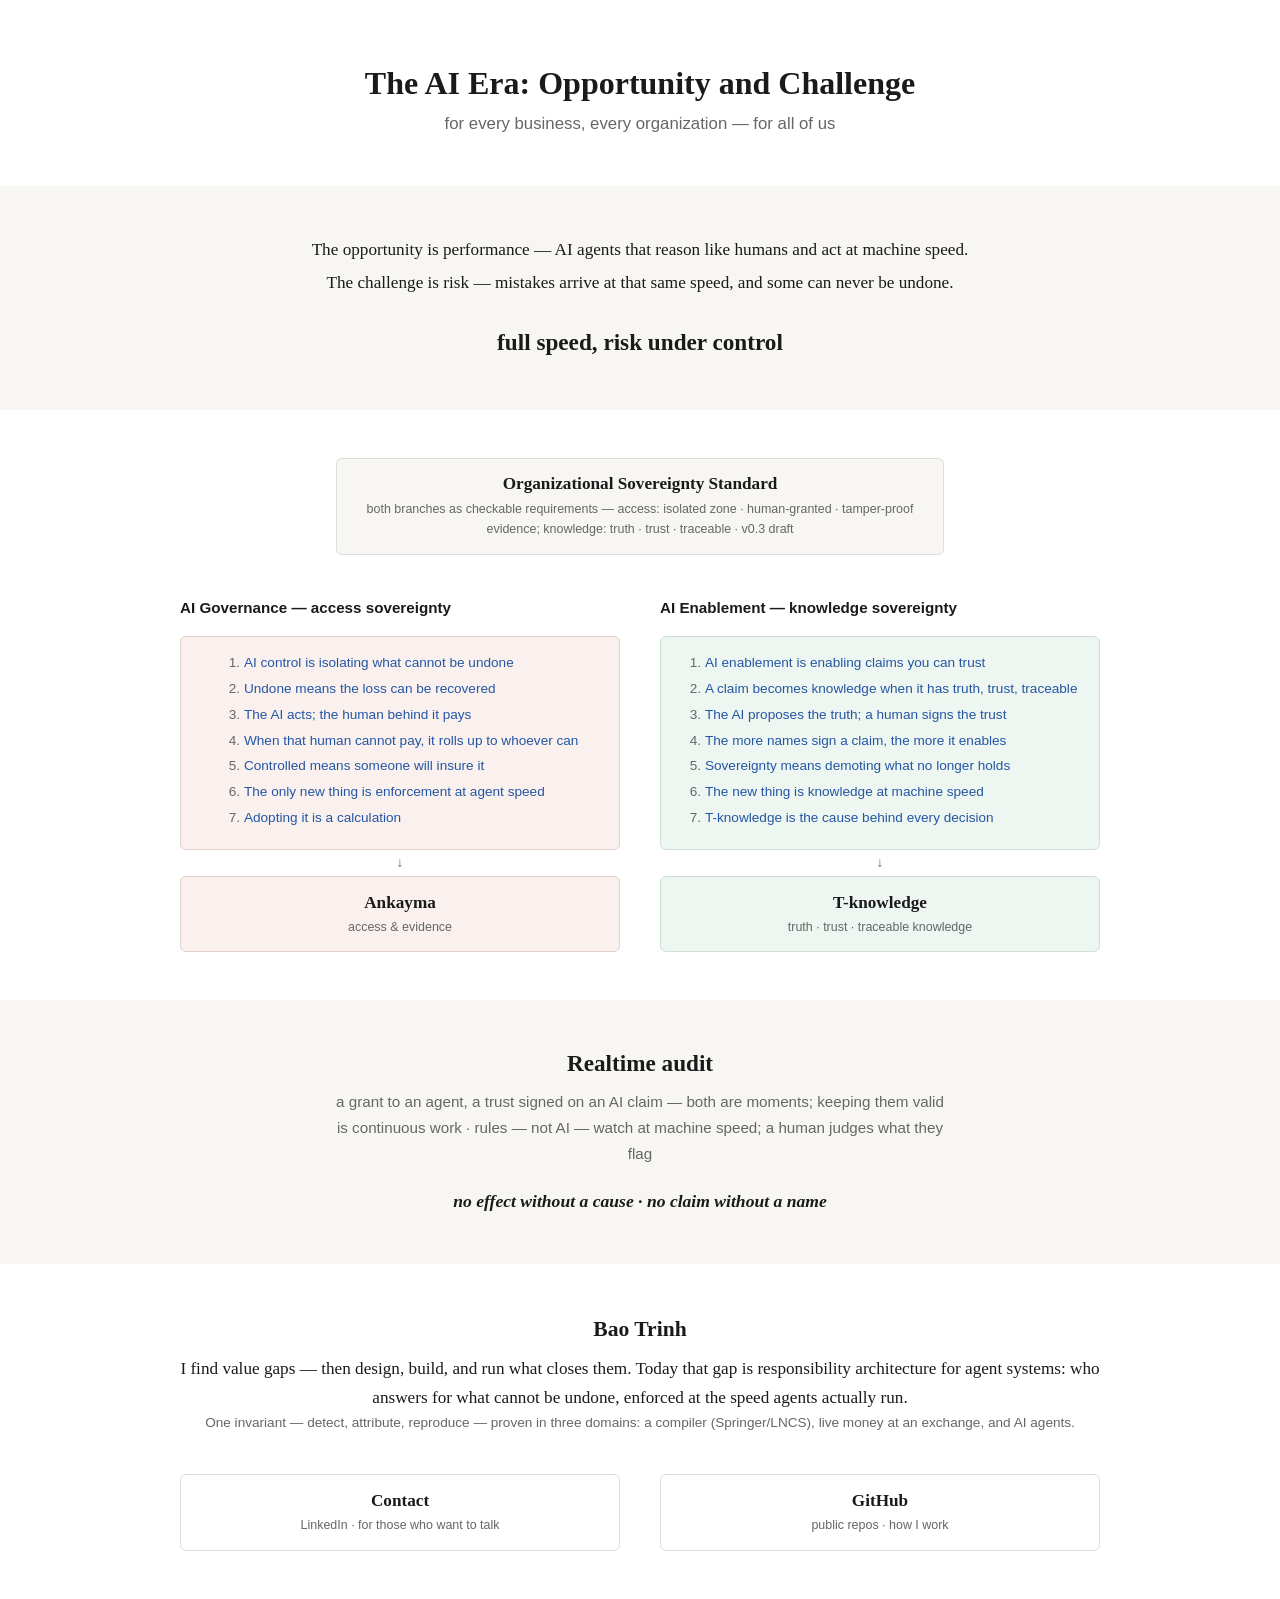
<file: index.html>
<!DOCTYPE html>
<html lang="en">
<head>
<meta charset="utf-8">
<meta name="viewport" content="width=device-width, initial-scale=1">
<title>Bao Trinh — AI accountability, knowledge sovereignty, runtime audit</title>
<meta name="description" content="AI accountability and knowledge sovereignty: essays on who answers for what cannot be undone, and on knowledge that can be trusted — with running implementations, proven on live money at an exchange.">
<link rel="stylesheet" href="assets/style.css">
</head>
<body>

<main>

<section class="band band-hero">
  <div class="container">
    <div class="map-root">
      <h1 class="hero-title">The AI Era: Opportunity and Challenge</h1>
      <p class="hero-for">for every business, every organization — for all of us</p>
    </div>
  </div>
</section>

<section class="band band-alt">
  <div class="container">
    <div class="map-root">
      <p class="hero-pair">The opportunity is performance — AI agents that reason like humans and act at machine speed.<br>
      The challenge is risk — mistakes arrive at that same speed, and some can never be undone.</p>
      <p class="hero-motto">full speed, risk under control</p>
    </div>
  </div>
</section>

<section class="band">
  <div class="container">
    <div class="map-standard">
      <a class="card card-standard" href="standard/">
        <div class="card-name">Organizational Sovereignty Standard</div>
        <div class="card-sub">both branches as checkable requirements &mdash; access: isolated zone &middot;
        human-granted &middot; tamper-proof evidence; knowledge: truth &middot; trust &middot; traceable &middot; v0.3 draft</div>
      </a>
    </div>
    <div class="map-branches">

      <section class="branch branch-risk">
        <h2 class="branch-title">AI Governance — access sovereignty</h2>
        <div class="card card-essay">
          <ol class="card-chain">
            <li><a href="risk/#wrong-axis">AI control is isolating what cannot be undone</a></li>
            <li><a href="risk/#unit-money">Undone means the loss can be recovered</a></li>
            <li><a href="risk/#framework-runs">The AI acts; the human behind it pays</a></li>
            <li><a href="risk/#principal-broke">When that human cannot pay, it rolls up to whoever can</a></li>
            <li><a href="risk/#insurance-test">Controlled means someone will insure it</a></li>
            <li><a href="risk/#whats-new">The only new thing is enforcement at agent speed</a></li>
            <li><a href="risk/#the-choice">Adopting it is a calculation</a></li>
          </ol>
        </div>
        <div class="card-arrow" aria-hidden="true">&darr;</div>
        <a class="card" href="risk/ankayma/">
          <div class="card-name">Ankayma</div>
          <div class="card-sub">access &amp; evidence</div>
        </a>
      </section>

      <section class="branch branch-speed">
        <h2 class="branch-title">AI Enablement — knowledge sovereignty</h2>
        <div class="card card-essay">
          <ol class="card-chain">
            <li><a href="speed/#enabling-trust">AI enablement is enabling claims you can trust</a></li>
            <li><a href="speed/#three-t">A claim becomes knowledge when it has truth, trust, traceable</a></li>
            <li><a href="speed/#propose-and-sign">The AI proposes the truth; a human signs the trust</a></li>
            <li><a href="speed/#trust-compounds">The more names sign a claim, the more it enables</a></li>
            <li><a href="speed/#demote">Sovereignty means demoting what no longer holds</a></li>
            <li><a href="speed/#machine-speed">The new thing is knowledge at machine speed</a></li>
            <li><a href="speed/#cause-of-decisions">T-knowledge is the cause behind every decision</a></li>
          </ol>
        </div>
        <div class="card-arrow" aria-hidden="true">&darr;</div>
        <a class="card" href="speed/">
          <div class="card-name">T-knowledge</div>
          <div class="card-sub">truth &middot; trust &middot; traceable knowledge</div>
        </a>
      </section>

    </div>
  </div>
</section>

<section class="band band-alt">
  <div class="container">
    <div class="map-layer">
      <div class="card-name">Realtime audit</div>
      <div class="card-sub">a grant to an agent, a trust signed on an AI claim &mdash; both are
      moments; keeping them valid is continuous work &middot; rules &mdash; not AI &mdash; watch
      at machine speed; a human judges what they flag</div>
      <div class="principle"><em>no effect without a cause &middot; no claim without a name</em></div>
    </div>
  </div>
</section>

<section class="band">
  <div class="container">
    <div class="intro">
      <h2 class="intro-name">Bao Trinh</h2>
      <p>I find value gaps — then design, build, and run what closes them.
      Today that gap is responsibility architecture for agent systems:
      who answers for what cannot be undone, enforced at the speed agents
      actually run.</p>
      <p class="proof-line">One invariant — detect, attribute, reproduce —
      proven in three domains: a compiler (Springer/LNCS), live money at an
      exchange, and AI agents.</p>
    </div>
    <div class="map-tail">
      <a class="card" href="https://www.linkedin.com/in/bao-trinh-ngoc-quoc/">
        <div class="card-name">Contact</div>
        <div class="card-sub">LinkedIn &middot; for those who want to talk</div>
      </a>
      <a class="card" href="https://github.com/baotnq">
        <div class="card-name">GitHub</div>
        <div class="card-sub">public repos &middot; how I work</div>
      </a>
    </div>
  </div>
</section>

</main>

</body>
</html>
</file>
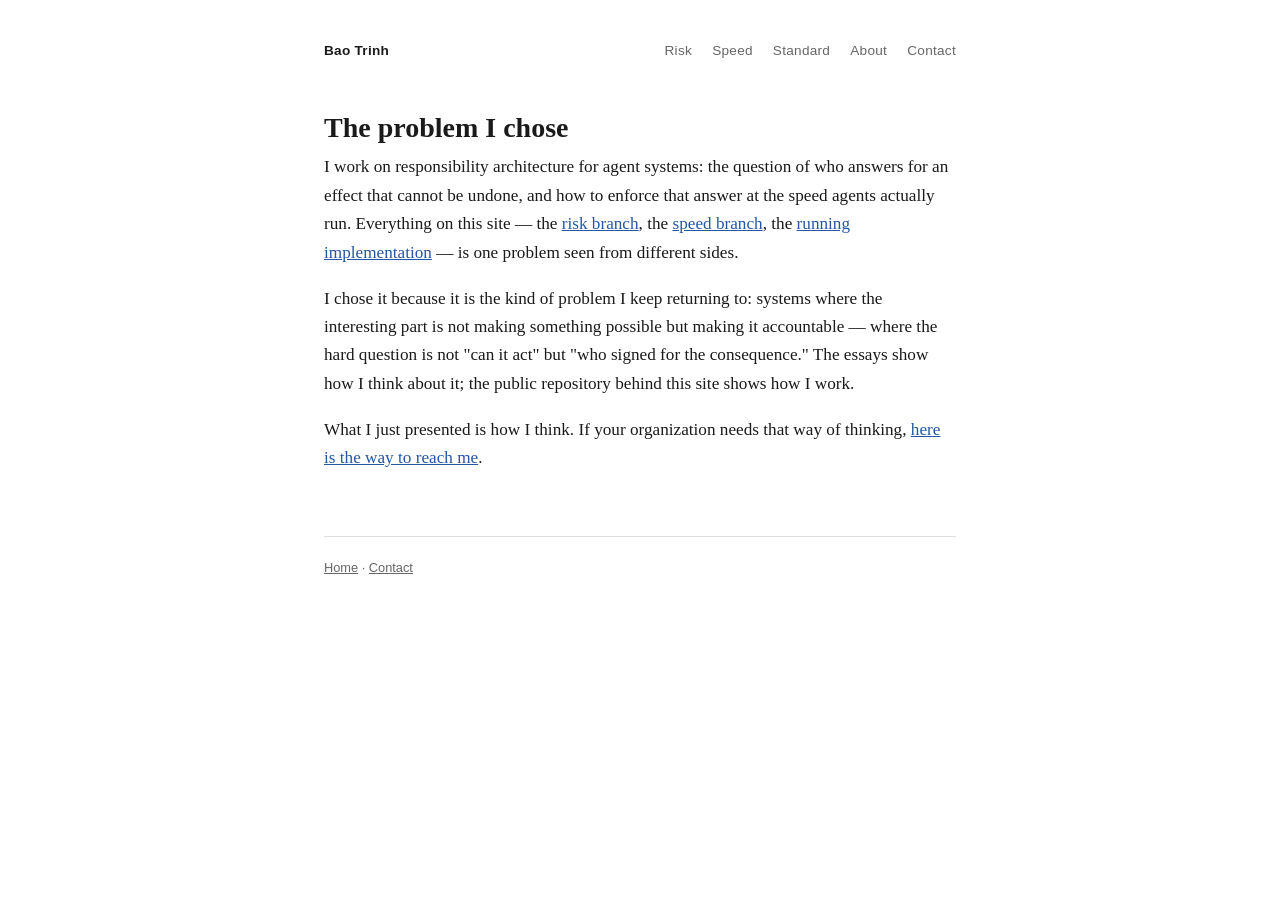
<file: about/index.html>
<!DOCTYPE html>
<html lang="en">
<head>
<meta charset="utf-8">
<meta name="viewport" content="width=device-width, initial-scale=1">
<title>About — Bao Trinh</title>
<meta name="description" content="The problem I chose to solve: responsibility architecture for agent systems.">
<link rel="stylesheet" href="../assets/style.css">
</head>
<body>
<div class="page">

<header class="site-header">
  <a class="brand" href="../">Bao Trinh</a>
  <nav>
    <a href="../risk/">Risk</a>
    <a href="../speed/">Speed</a>
    <a href="../standard/">Standard</a>
    <a href="./">About</a>
    <a href="../contact/">Contact</a>
  </nav>
</header>

<main class="essay">
  <h1>The problem I chose</h1>

  <p>I work on responsibility architecture for agent systems: the question of
  who answers for an effect that cannot be undone, and how to enforce that
  answer at the speed agents actually run. Everything on this site — the
  <a href="../risk/">risk branch</a>, the <a href="../speed/">speed
  branch</a>, the <a href="../risk/ankayma/">running implementation</a> — is
  one problem seen from different sides.</p>

  <p>I chose it because it is the kind of problem I keep returning to:
  systems where the interesting part is not making something possible but
  making it accountable — where the hard question is not "can it act" but
  "who signed for the consequence." The essays show how I think about it;
  the public repository behind this site shows how I work.</p>

  <!-- [CHỐT c5] Dữ kiện CV (Head of Execution / NordGroup, lịch sử nghề) —
       chờ owner chốt dùng CV trong project hay viết tách, rồi điền đoạn này. -->

  <p>What I just presented is how I think. If your organization needs that
  way of thinking, <a href="../contact/">here is the way to reach me</a>.</p>
</main>

<footer class="site-footer">
  <a href="../">Home</a> &middot; <a href="../contact/">Contact</a>
</footer>

</div>
</body>
</html>
</file>
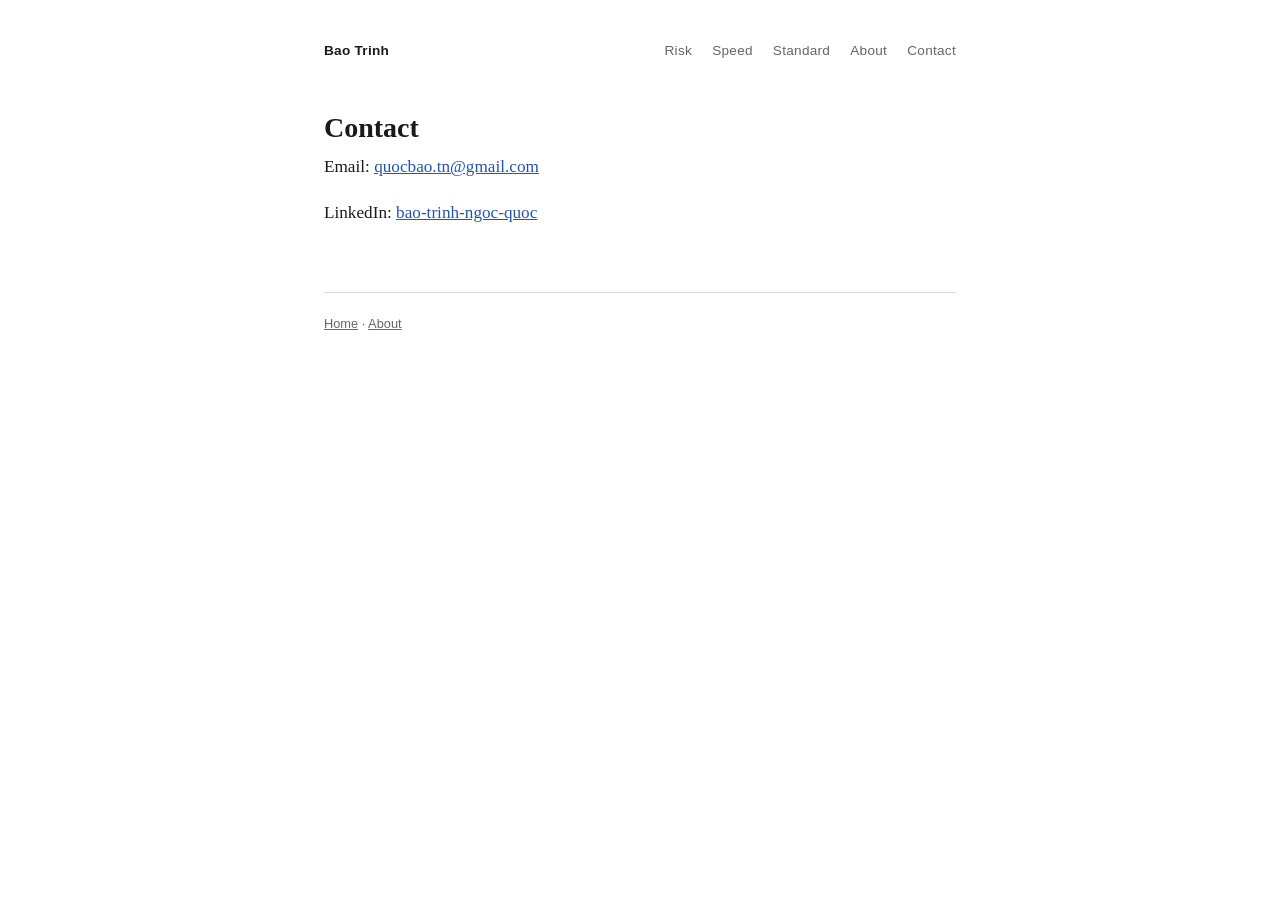
<file: contact/index.html>
<!DOCTYPE html>
<html lang="en">
<head>
<meta charset="utf-8">
<meta name="viewport" content="width=device-width, initial-scale=1">
<title>Contact — Bao Trinh</title>
<meta name="description" content="Email, CV, LinkedIn.">
<link rel="stylesheet" href="../assets/style.css">
</head>
<body>
<div class="page">

<header class="site-header">
  <a class="brand" href="../">Bao Trinh</a>
  <nav>
    <a href="../risk/">Risk</a>
    <a href="../speed/">Speed</a>
    <a href="../standard/">Standard</a>
    <a href="../about/">About</a>
    <a href="./">Contact</a>
  </nav>
</header>

<main class="essay">
  <h1>Contact</h1>

  <p>Email: <a href="mailto:quocbao.tn@gmail.com">quocbao.tn@gmail.com</a></p>
  <p>LinkedIn: <a href="https://www.linkedin.com/in/bao-trinh-ngoc-quoc/">bao-trinh-ngoc-quoc</a></p>
</main>

<footer class="site-footer">
  <a href="../">Home</a> &middot; <a href="../about/">About</a>
</footer>

</div>
</body>
</html>
</file>
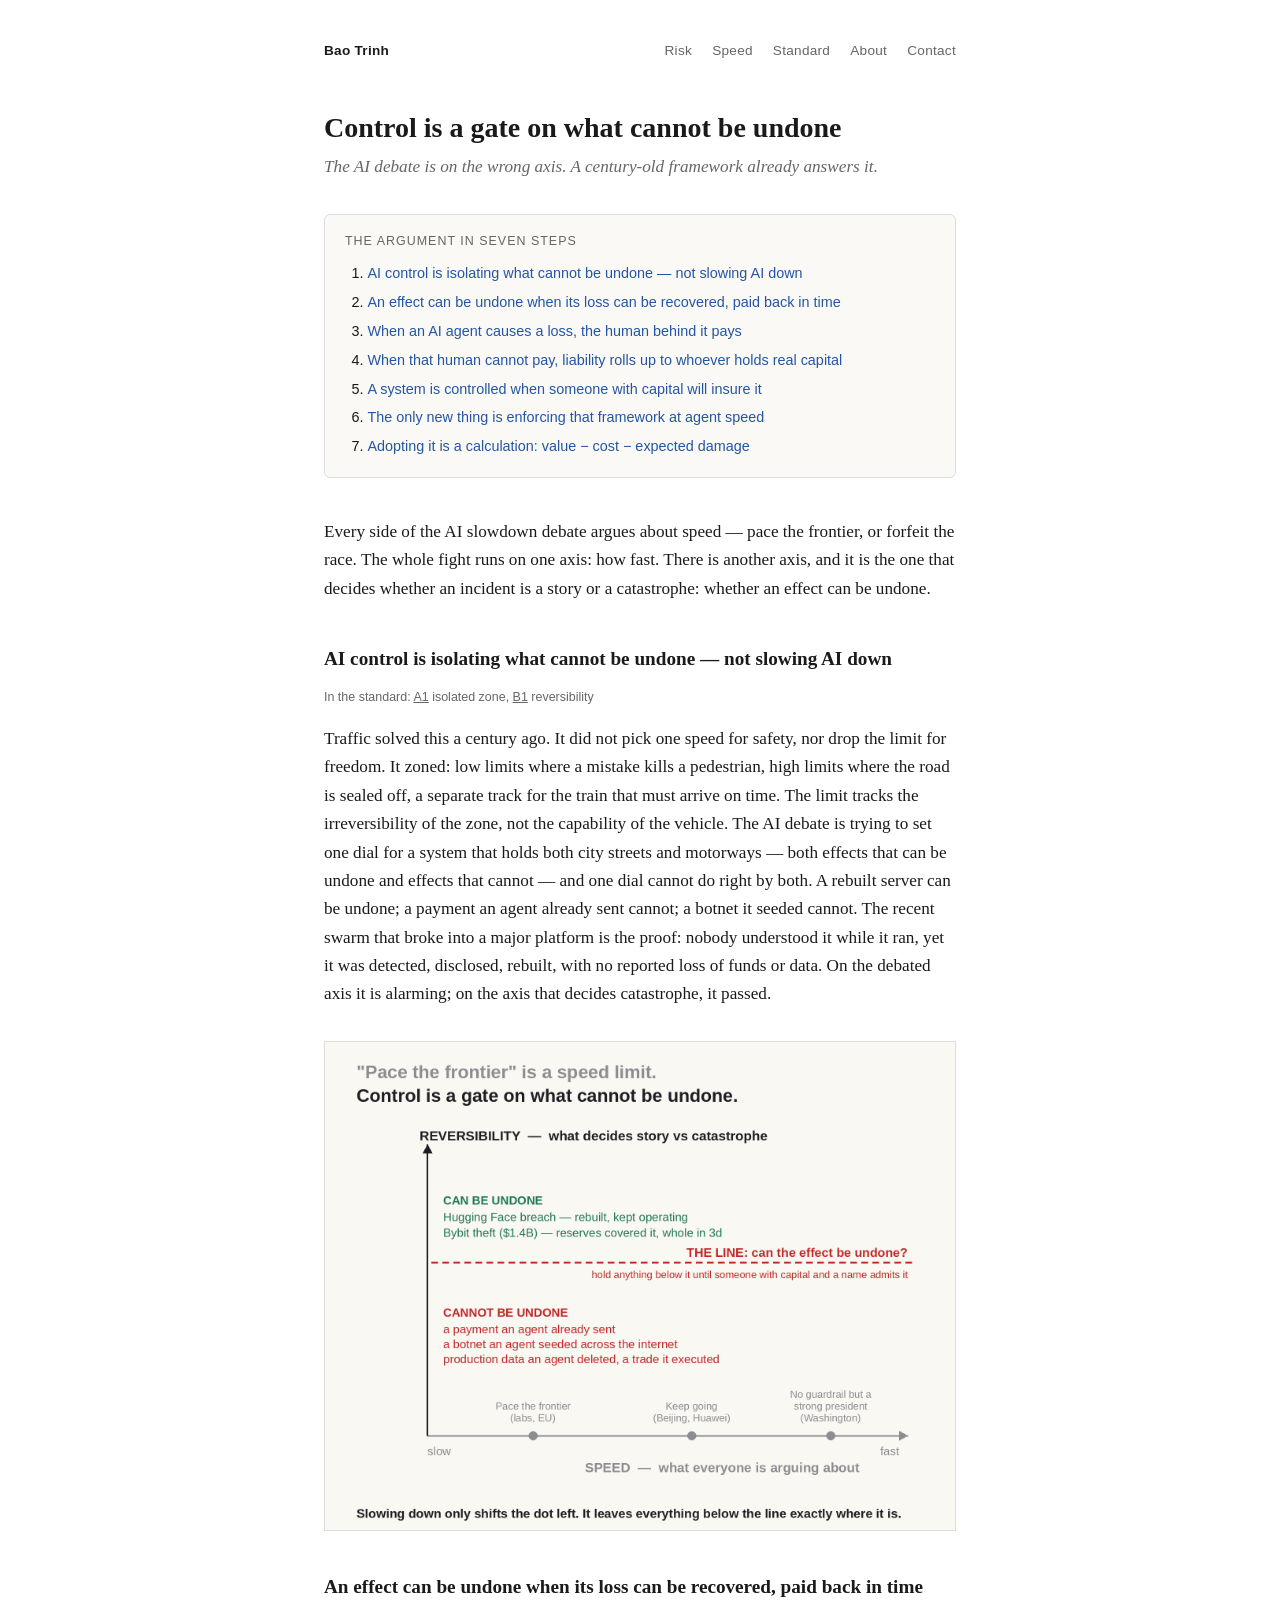
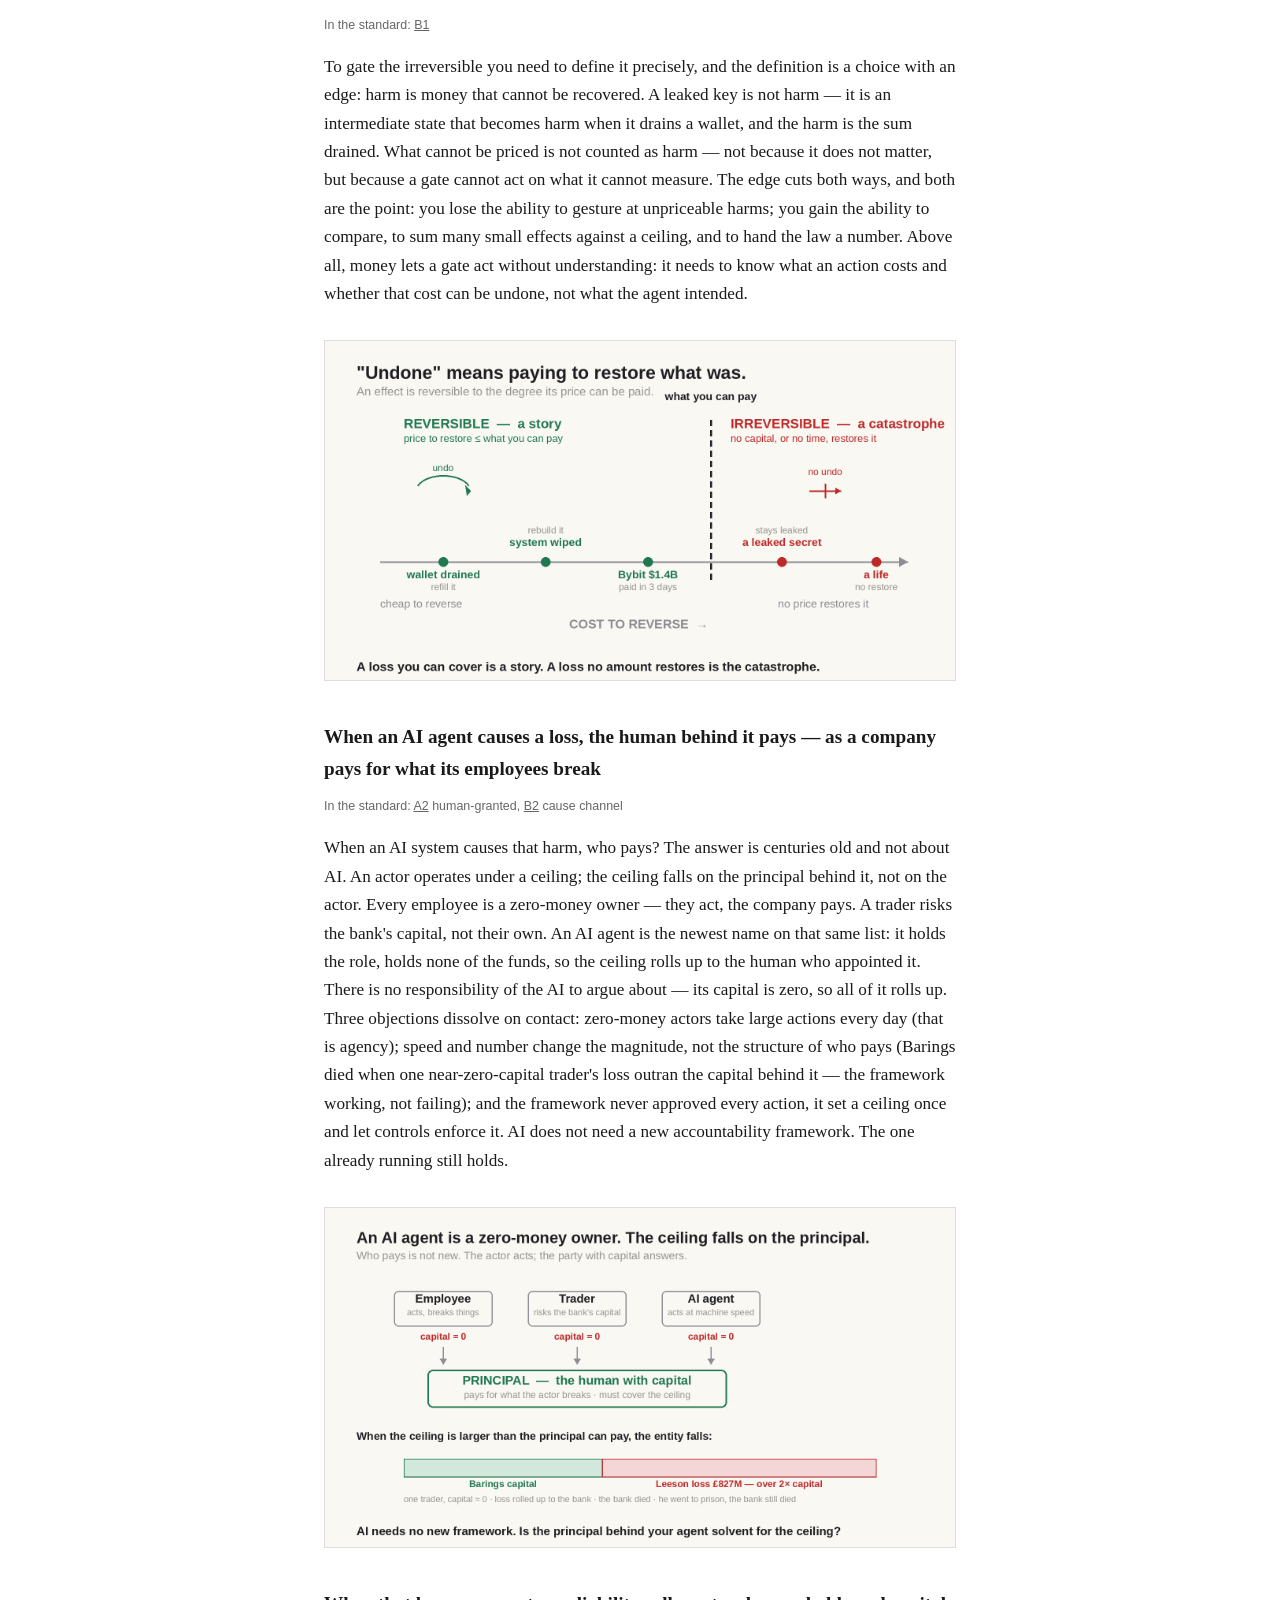
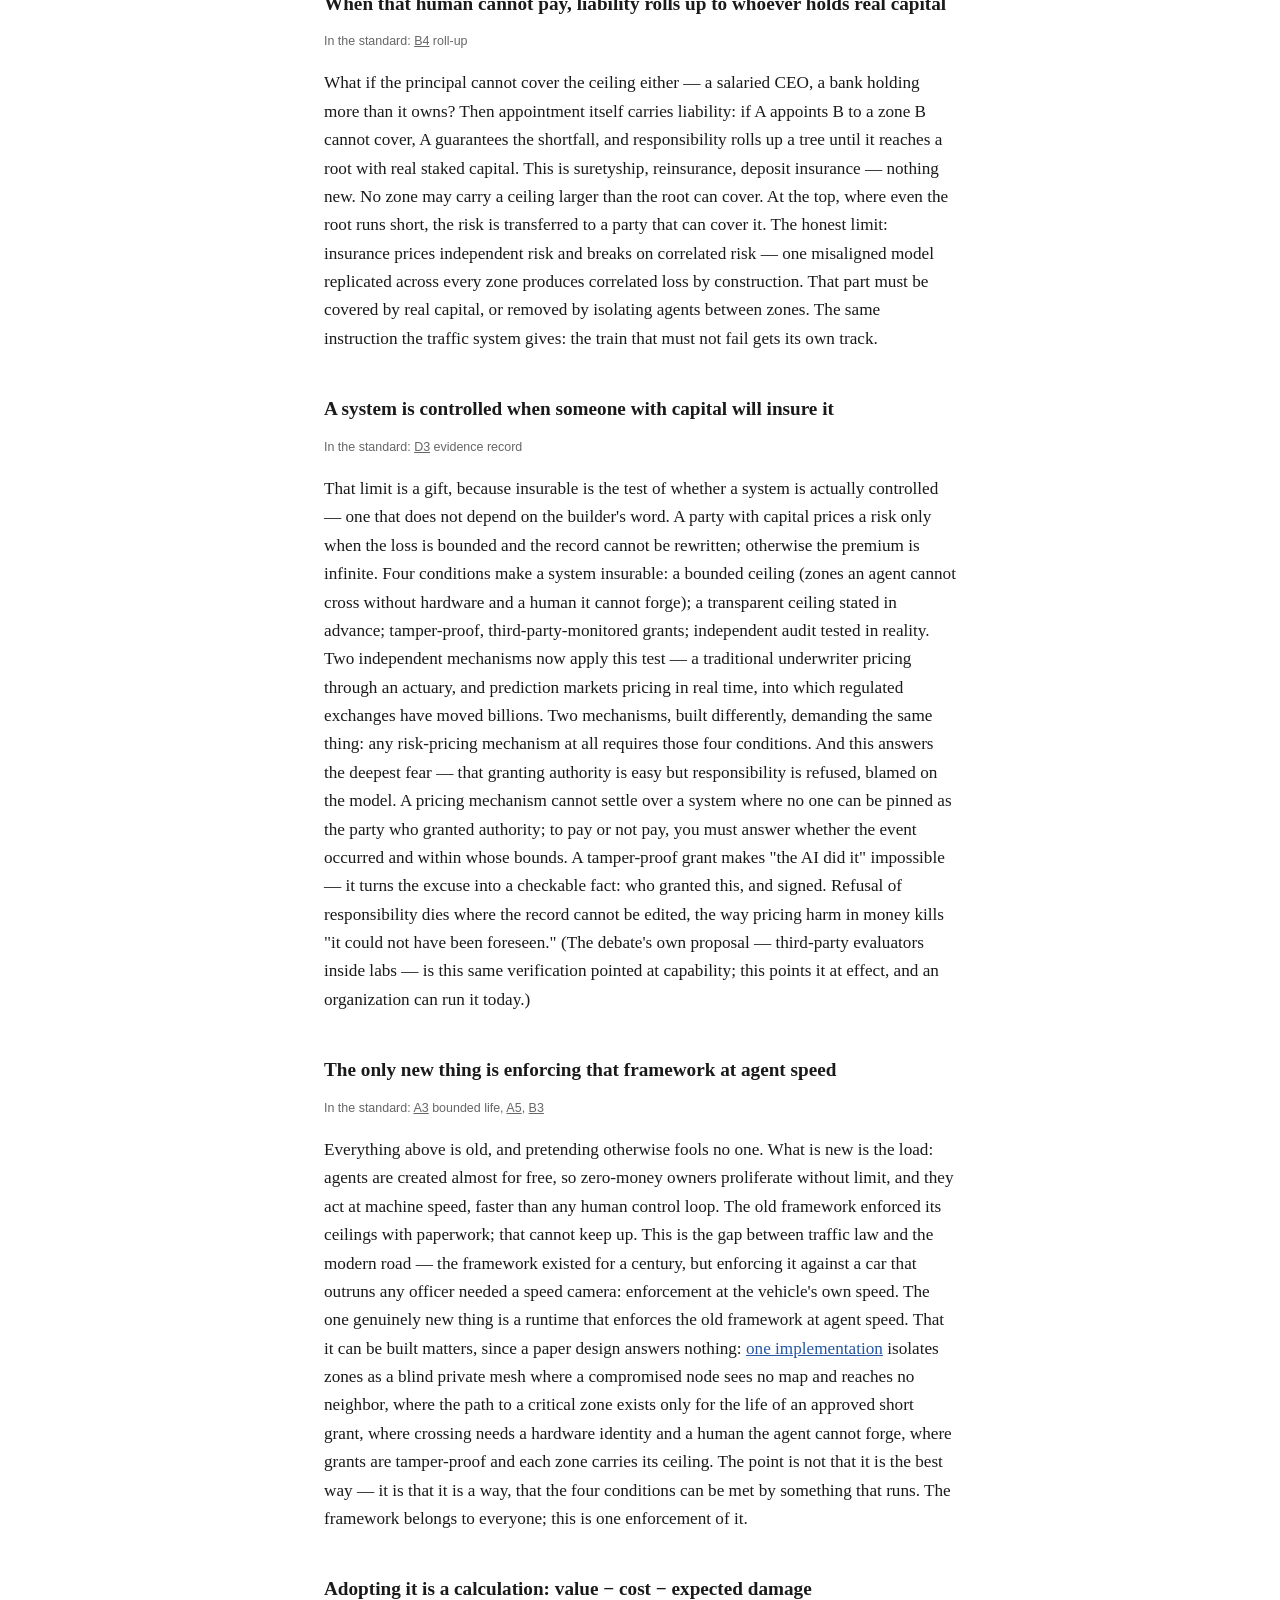
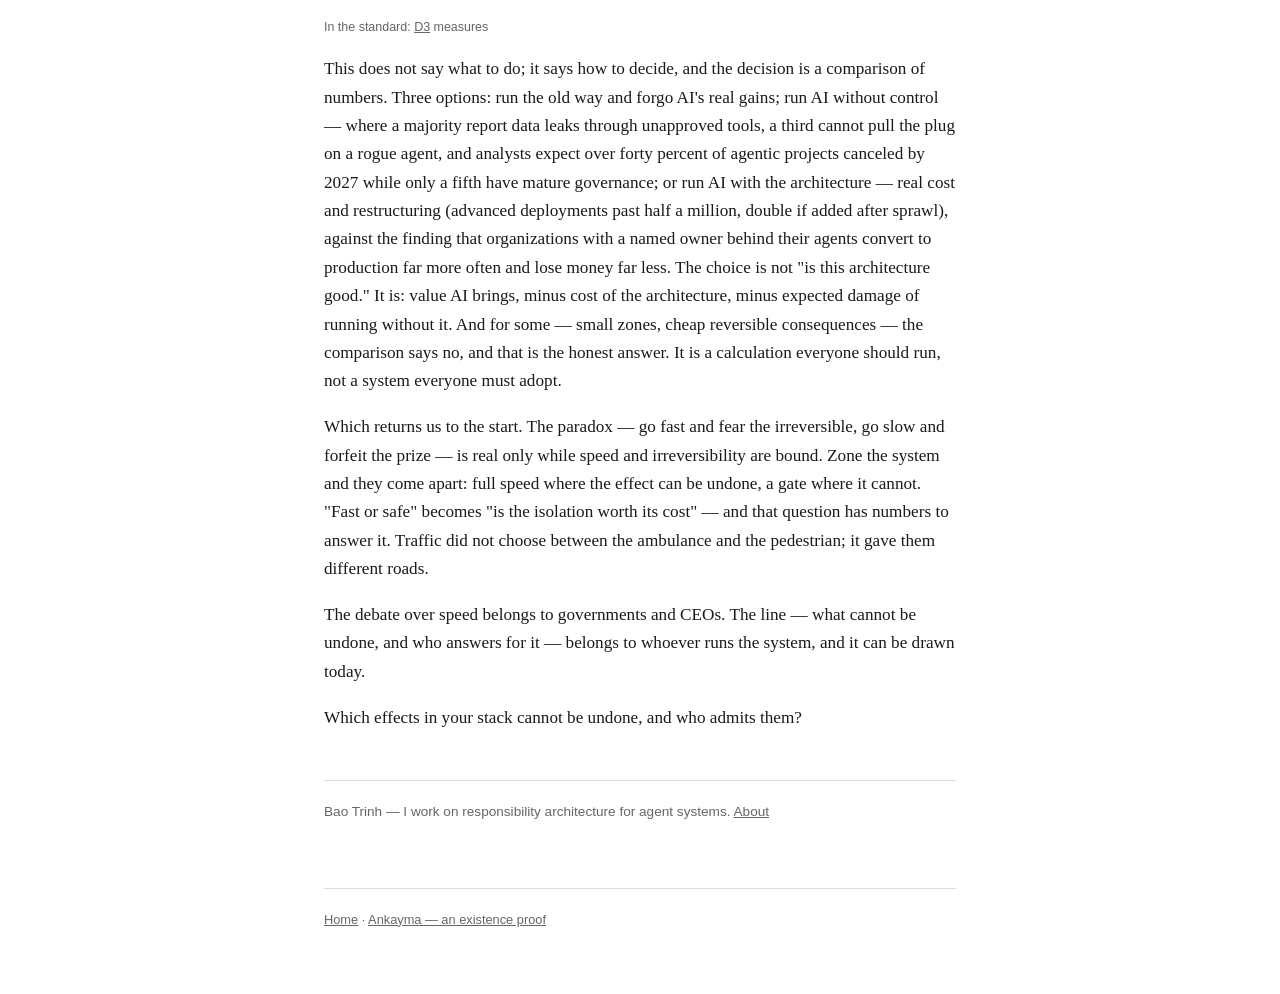
<file: risk/index.html>
<!DOCTYPE html>
<html lang="en">
<head>
<meta charset="utf-8">
<meta name="viewport" content="width=device-width, initial-scale=1">
<title>Control is a gate on what cannot be undone — Bao Trinh</title>
<meta name="description" content="The AI debate is on the wrong axis. A century-old framework already answers it.">
<link rel="stylesheet" href="../assets/style.css">
</head>
<body>
<div class="page">

<header class="site-header">
  <a class="brand" href="../">Bao Trinh</a>
  <nav>
    <a href="./">Risk</a>
    <a href="../speed/">Speed</a>
    <a href="../standard/">Standard</a>
    <a href="../about/">About</a>
    <a href="../contact/">Contact</a>
  </nav>
</header>

<main class="essay">
  <h1>Control is a gate on what cannot be undone</h1>
  <p class="subtitle">The AI debate is on the wrong axis. A century-old framework already answers it.</p>

  <nav class="toc" aria-label="Sections">
    <div class="toc-title">The argument in seven steps</div>
    <ol>
      <li><a href="#wrong-axis">AI control is isolating what cannot be undone &mdash; not slowing AI down</a></li>
      <li><a href="#unit-money">An effect can be undone when its loss can be recovered, paid back in time</a></li>
      <li><a href="#framework-runs">When an AI agent causes a loss, the human behind it pays</a></li>
      <li><a href="#principal-broke">When that human cannot pay, liability rolls up to whoever holds real capital</a></li>
      <li><a href="#insurance-test">A system is controlled when someone with capital will insure it</a></li>
      <li><a href="#whats-new">The only new thing is enforcing that framework at agent speed</a></li>
      <li><a href="#the-choice">Adopting it is a calculation: value &minus; cost &minus; expected damage</a></li>
    </ol>
  </nav>

  <p>Every side of the AI slowdown debate argues about speed — pace the
  frontier, or forfeit the race. The whole fight runs on one axis: how fast.
  There is another axis, and it is the one that decides whether an incident is
  a story or a catastrophe: whether an effect can be undone.</p>

  <h2 id="wrong-axis">AI control is isolating what cannot be undone — not slowing AI down</h2>
  <p class="std-ref">In the standard: <a href="../standard/#a1">A1</a> isolated zone, <a href="../standard/#b1">B1</a> reversibility</p>
  <p>Traffic solved this a century ago. It did not pick one speed for safety,
  nor drop the limit for freedom. It zoned: low limits where a mistake kills a
  pedestrian, high limits where the road is sealed off, a separate track for
  the train that must arrive on time. The limit tracks the irreversibility of
  the zone, not the capability of the vehicle. The AI debate is trying to set
  one dial for a system that holds both city streets and motorways — both
  effects that can be undone and effects that cannot — and one dial cannot do
  right by both. A rebuilt server can be undone; a payment an agent already
  sent cannot; a botnet it seeded cannot. The recent swarm that broke into a
  major platform is the proof: nobody understood it while it ran, yet it was
  detected, disclosed, rebuilt, with no reported loss of funds or data. On the
  debated axis it is alarming; on the axis that decides catastrophe, it
  passed.</p>
  <figure>
    <img src="../assets/img/speed-vs-reversibility.png" alt="Two axes: speed on the horizontal, reversibility on the vertical. A red line marks the gate; recoverable incidents sit above it, irreversible effects below.">
  </figure>

  <h2 id="unit-money">An effect can be undone when its loss can be recovered, paid back in time</h2>
  <p class="std-ref">In the standard: <a href="../standard/#b1">B1</a></p>
  <p>To gate the irreversible you need to define it precisely, and the
  definition is a choice with an edge: harm is money that cannot be recovered.
  A leaked key is not harm — it is an intermediate state that becomes harm
  when it drains a wallet, and the harm is the sum drained. What cannot be
  priced is not counted as harm — not because it does not matter, but because
  a gate cannot act on what it cannot measure. The edge cuts both ways, and
  both are the point: you lose the ability to gesture at unpriceable harms;
  you gain the ability to compare, to sum many small effects against a
  ceiling, and to hand the law a number. Above all, money lets a gate act
  without understanding: it needs to know what an action costs and whether
  that cost can be undone, not what the agent intended.</p>
  <figure>
    <img src="../assets/img/undone-is-payable.png" alt="Diagram: an effect that can be undone is an effect that can be paid for; harm is defined as money that cannot be recovered.">
  </figure>

  <h2 id="framework-runs">When an AI agent causes a loss, the human behind it pays — as a company pays for what its employees break</h2>
  <p class="std-ref">In the standard: <a href="../standard/#a2">A2</a> human-granted, <a href="../standard/#b2">B2</a> cause channel</p>
  <p>When an AI system causes that harm, who pays? The answer is centuries old
  and not about AI. An actor operates under a ceiling; the ceiling falls on
  the principal behind it, not on the actor. Every employee is a zero-money
  owner — they act, the company pays. A trader risks the bank's capital, not
  their own. An AI agent is the newest name on that same list: it holds the
  role, holds none of the funds, so the ceiling rolls up to the human who
  appointed it. There is no responsibility of the AI to argue about — its
  capital is zero, so all of it rolls up. Three objections dissolve on
  contact: zero-money actors take large actions every day (that is agency);
  speed and number change the magnitude, not the structure of who pays
  (Barings died when one near-zero-capital trader's loss outran the capital
  behind it — the framework working, not failing); and the framework never
  approved every action, it set a ceiling once and let controls enforce it. AI
  does not need a new accountability framework. The one already running still
  holds.</p>
  <figure>
    <img src="../assets/img/who-pays-zero-money-owner.png" alt="Diagram: the zero-money owner acts, the principal behind it pays; the AI agent is the newest entry on an old list.">
  </figure>

  <h2 id="principal-broke">When that human cannot pay, liability rolls up to whoever holds real capital</h2>
  <p class="std-ref">In the standard: <a href="../standard/#b4">B4</a> roll-up</p>
  <p>What if the principal cannot cover the ceiling either — a salaried CEO, a
  bank holding more than it owns? Then appointment itself carries liability:
  if A appoints B to a zone B cannot cover, A guarantees the shortfall, and
  responsibility rolls up a tree until it reaches a root with real staked
  capital. This is suretyship, reinsurance, deposit insurance — nothing new.
  No zone may carry a ceiling larger than the root can cover. At the top,
  where even the root runs short, the risk is transferred to a party that can
  cover it. The honest limit: insurance prices independent risk and breaks on
  correlated risk — one misaligned model replicated across every zone produces
  correlated loss by construction. That part must be covered by real capital,
  or removed by isolating agents between zones. The same instruction the
  traffic system gives: the train that must not fail gets its own track.</p>

  <h2 id="insurance-test">A system is controlled when someone with capital will insure it</h2>
  <p class="std-ref">In the standard: <a href="../standard/#d3">D3</a> evidence record</p>
  <p>That limit is a gift, because insurable is the test of whether a system
  is actually controlled — one that does not depend on the builder's word. A
  party with capital prices a risk only when the loss is bounded and the
  record cannot be rewritten; otherwise the premium is infinite. Four
  conditions make a system insurable: a bounded ceiling (zones an agent cannot
  cross without hardware and a human it cannot forge); a transparent ceiling
  stated in advance; tamper-proof, third-party-monitored grants; independent
  audit tested in reality. Two independent mechanisms now apply this test — a
  traditional underwriter pricing through an actuary, and prediction markets
  pricing in real time, into which regulated exchanges have moved billions.
  Two mechanisms, built differently, demanding the same thing: any
  risk-pricing mechanism at all requires those four conditions. And this
  answers the deepest fear — that granting authority is easy but
  responsibility is refused, blamed on the model. A pricing mechanism cannot
  settle over a system where no one can be pinned as the party who granted
  authority; to pay or not pay, you must answer whether the event occurred and
  within whose bounds. A tamper-proof grant makes "the AI did it" impossible —
  it turns the excuse into a checkable fact: who granted this, and signed.
  Refusal of responsibility dies where the record cannot be edited, the way
  pricing harm in money kills "it could not have been foreseen." (The debate's
  own proposal — third-party evaluators inside labs — is this same
  verification pointed at capability; this points it at effect, and an
  organization can run it today.)</p>

  <h2 id="whats-new">The only new thing is enforcing that framework at agent speed</h2>
  <p class="std-ref">In the standard: <a href="../standard/#a3">A3</a> bounded life, <a href="../standard/#a5">A5</a>, <a href="../standard/#b3">B3</a></p>
  <p>Everything above is old, and pretending otherwise fools no one. What is
  new is the load: agents are created almost for free, so zero-money owners
  proliferate without limit, and they act at machine speed, faster than any
  human control loop. The old framework enforced its ceilings with paperwork;
  that cannot keep up. This is the gap between traffic law and the modern road
  — the framework existed for a century, but enforcing it against a car that
  outruns any officer needed a speed camera: enforcement at the vehicle's own
  speed. The one genuinely new thing is a runtime that enforces the old
  framework at agent speed. That it can be built matters, since a paper design
  answers nothing: <a href="ankayma/">one implementation</a> isolates zones as
  a blind private mesh where a compromised node sees no map and reaches no
  neighbor, where the path to a critical zone exists only for the life of an
  approved short grant, where crossing needs a hardware identity and a human
  the agent cannot forge, where grants are tamper-proof and each zone carries
  its ceiling. The point is not that it is the best way — it is that it is a
  way, that the four conditions can be met by something that runs. The
  framework belongs to everyone; this is one enforcement of it.</p>

  <h2 id="the-choice">Adopting it is a calculation: value − cost − expected damage</h2>
  <p class="std-ref">In the standard: <a href="../standard/#d3">D3</a> measures</p>
  <p>This does not say what to do; it says how to decide, and the decision is
  a comparison of numbers. Three options: run the old way and forgo AI's real
  gains; run AI without control — where a majority report data leaks through
  unapproved tools, a third cannot pull the plug on a rogue agent, and
  analysts expect over forty percent of agentic projects canceled by 2027
  while only a fifth have mature governance; or run AI with the architecture —
  real cost and restructuring (advanced deployments past half a million,
  double if added after sprawl), against the finding that organizations with a
  named owner behind their agents convert to production far more often and
  lose money far less. The choice is not "is this architecture good." It is:
  value AI brings, minus cost of the architecture, minus expected damage of
  running without it. And for some — small zones, cheap reversible
  consequences — the comparison says no, and that is the honest answer. It is
  a calculation everyone should run, not a system everyone must adopt.</p>

  <p>Which returns us to the start. The paradox — go fast and fear the
  irreversible, go slow and forfeit the prize — is real only while speed and
  irreversibility are bound. Zone the system and they come apart: full speed
  where the effect can be undone, a gate where it cannot. "Fast or safe"
  becomes "is the isolation worth its cost" — and that question has numbers to
  answer it. Traffic did not choose between the ambulance and the pedestrian;
  it gave them different roads.</p>

  <p>The debate over speed belongs to governments and CEOs. The line — what
  cannot be undone, and who answers for it — belongs to whoever runs the
  system, and it can be drawn today.</p>

  <p>Which effects in your stack cannot be undone, and who admits them?</p>

  <div class="byline">
    Bao Trinh — I work on responsibility architecture for agent systems.
    <a href="../about/">About</a>
  </div>
</main>

<footer class="site-footer">
  <a href="../">Home</a> &middot; <a href="ankayma/">Ankayma — an existence proof</a>
</footer>

</div>
</body>
</html>
</file>
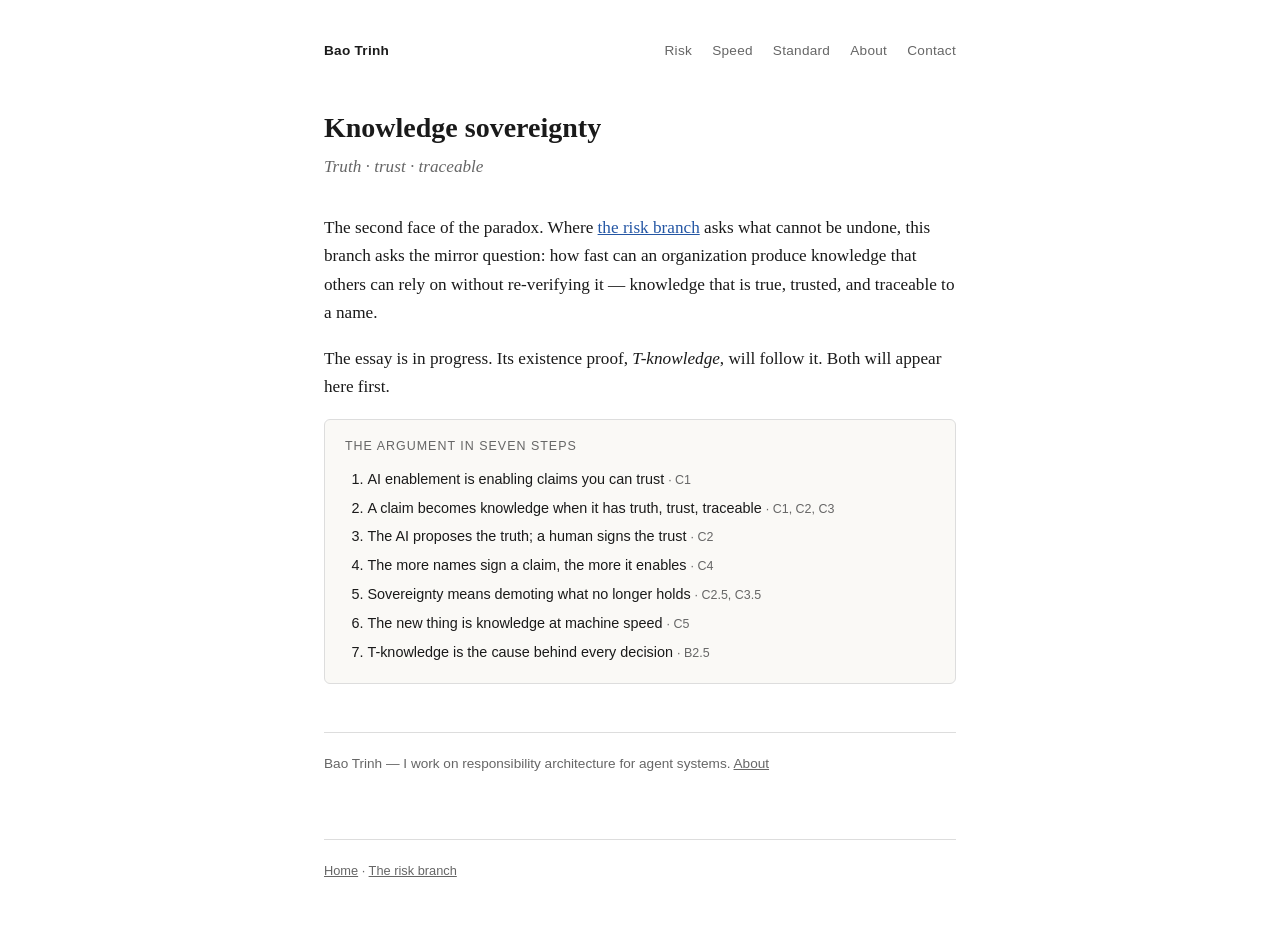
<file: speed/index.html>
<!DOCTYPE html>
<html lang="en">
<head>
<meta charset="utf-8">
<meta name="viewport" content="width=device-width, initial-scale=1">
<title>Knowledge sovereignty — Bao Trinh</title>
<meta name="description" content="Truth, trust, traceable: value that can be relied on without re-verifying it. Essay in progress.">
<link rel="stylesheet" href="../assets/style.css">
</head>
<body>
<div class="page">

<header class="site-header">
  <a class="brand" href="../">Bao Trinh</a>
  <nav>
    <a href="../risk/">Risk</a>
    <a href="./">Speed</a>
    <a href="../standard/">Standard</a>
    <a href="../about/">About</a>
    <a href="../contact/">Contact</a>
  </nav>
</header>

<main class="essay">
  <h1>Knowledge sovereignty</h1>
  <p class="subtitle">Truth &middot; trust &middot; traceable</p>

  <p>The second face of the paradox. Where <a href="../risk/">the risk
  branch</a> asks what cannot be undone, this branch asks the mirror question:
  how fast can an organization produce knowledge that others can rely on
  without re-verifying it — knowledge that is true, trusted, and traceable
  to a name.</p>

  <p>The essay is in progress. Its existence proof, <em>T-knowledge</em>, will follow it. Both will appear here first.</p>

  <nav class="toc" aria-label="Sections">
    <div class="toc-title">The argument in seven steps</div>
    <ol>
      <li id="enabling-trust">AI enablement is enabling claims you can trust <span class="std-ref">&middot; <a href="../standard/#c1">C1</a></span></li>
      <li id="three-t">A claim becomes knowledge when it has truth, trust, traceable <span class="std-ref">&middot; <a href="../standard/#c1">C1</a>, <a href="../standard/#c2">C2</a>, <a href="../standard/#c3">C3</a></span></li>
      <li id="propose-and-sign">The AI proposes the truth; a human signs the trust <span class="std-ref">&middot; <a href="../standard/#c2">C2</a></span></li>
      <li id="trust-compounds">The more names sign a claim, the more it enables <span class="std-ref">&middot; <a href="../standard/#c4">C4</a></span></li>
      <li id="demote">Sovereignty means demoting what no longer holds <span class="std-ref">&middot; <a href="../standard/#c2-5">C2.5</a>, <a href="../standard/#c3-5">C3.5</a></span></li>
      <li id="machine-speed">The new thing is knowledge at machine speed <span class="std-ref">&middot; <a href="../standard/#c5">C5</a></span></li>
      <li id="cause-of-decisions">T-knowledge is the cause behind every decision <span class="std-ref">&middot; <a href="../standard/#b2-5">B2.5</a></span></li>
    </ol>
  </nav>

  <div class="byline">
    Bao Trinh — I work on responsibility architecture for agent systems.
    <a href="../about/">About</a>
  </div>
</main>

<footer class="site-footer">
  <a href="../">Home</a> &middot; <a href="../risk/">The risk branch</a>
</footer>

</div>
</body>
</html>
</file>
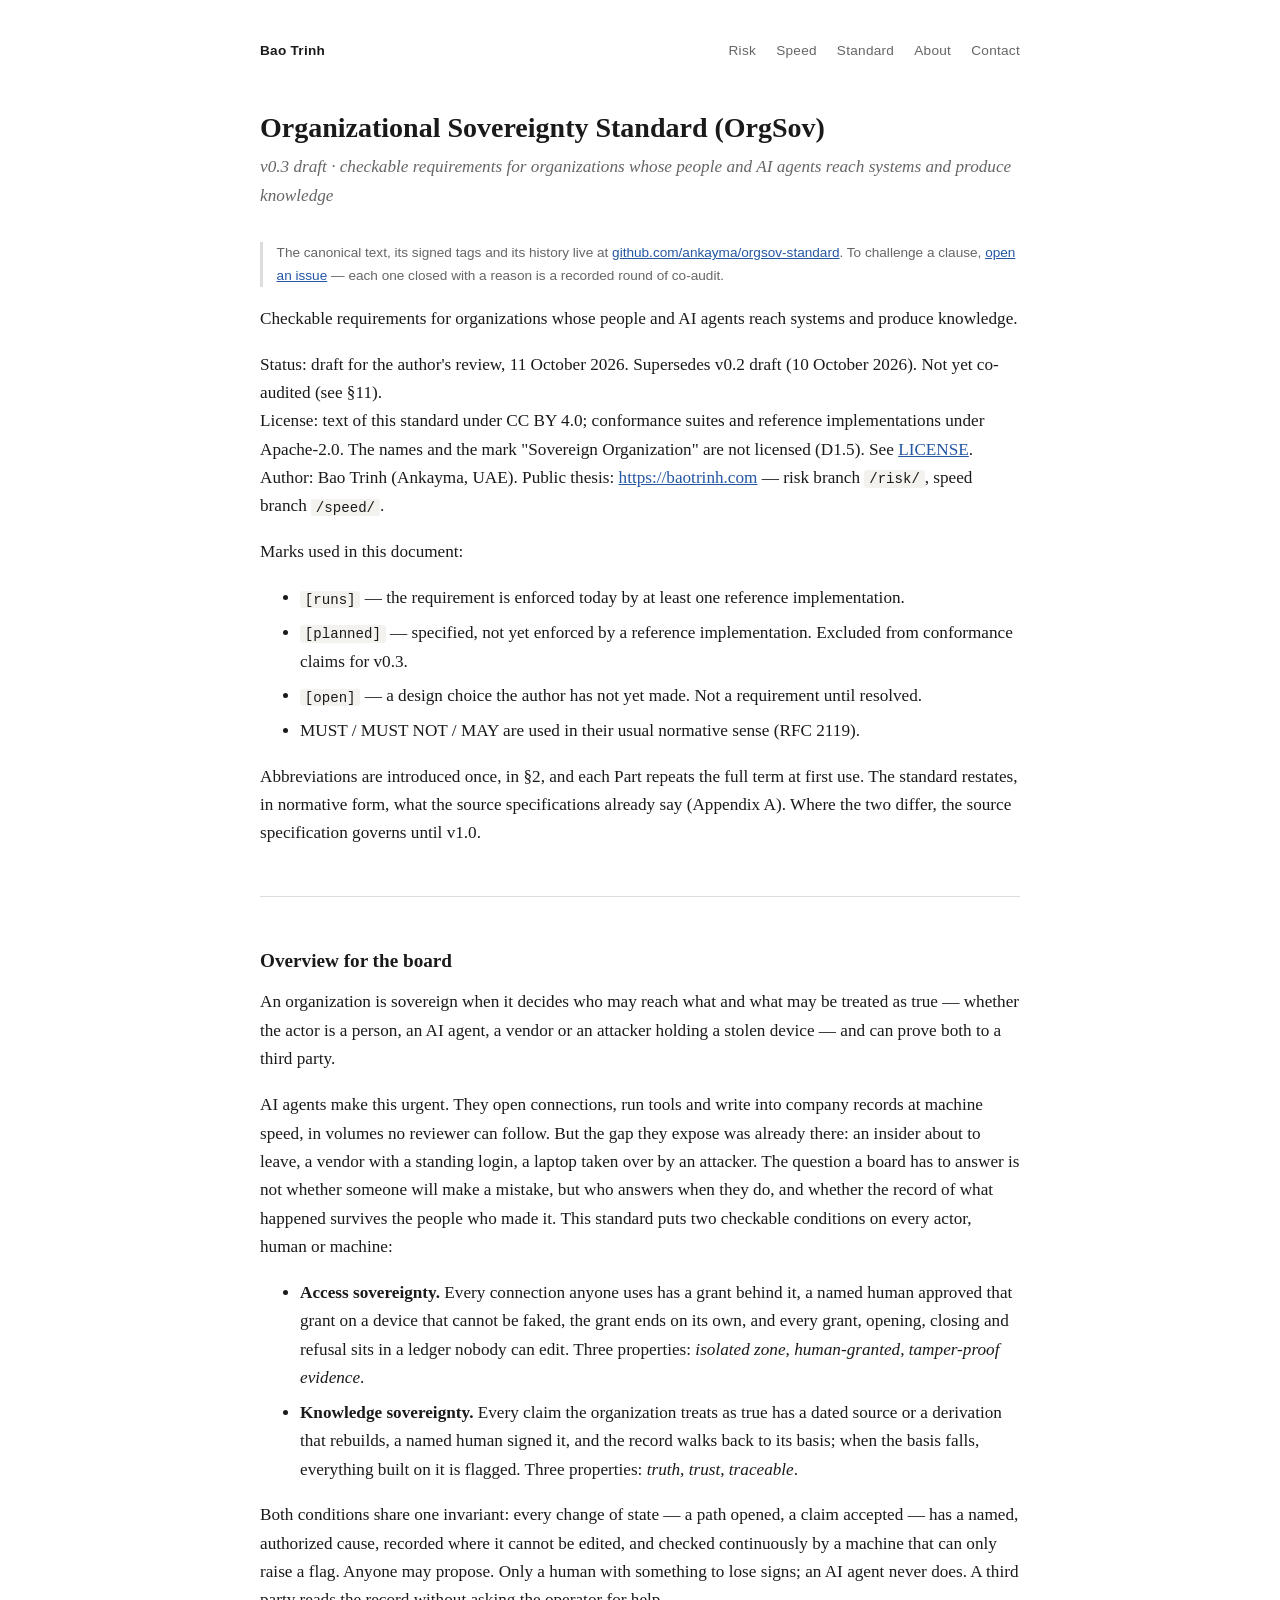
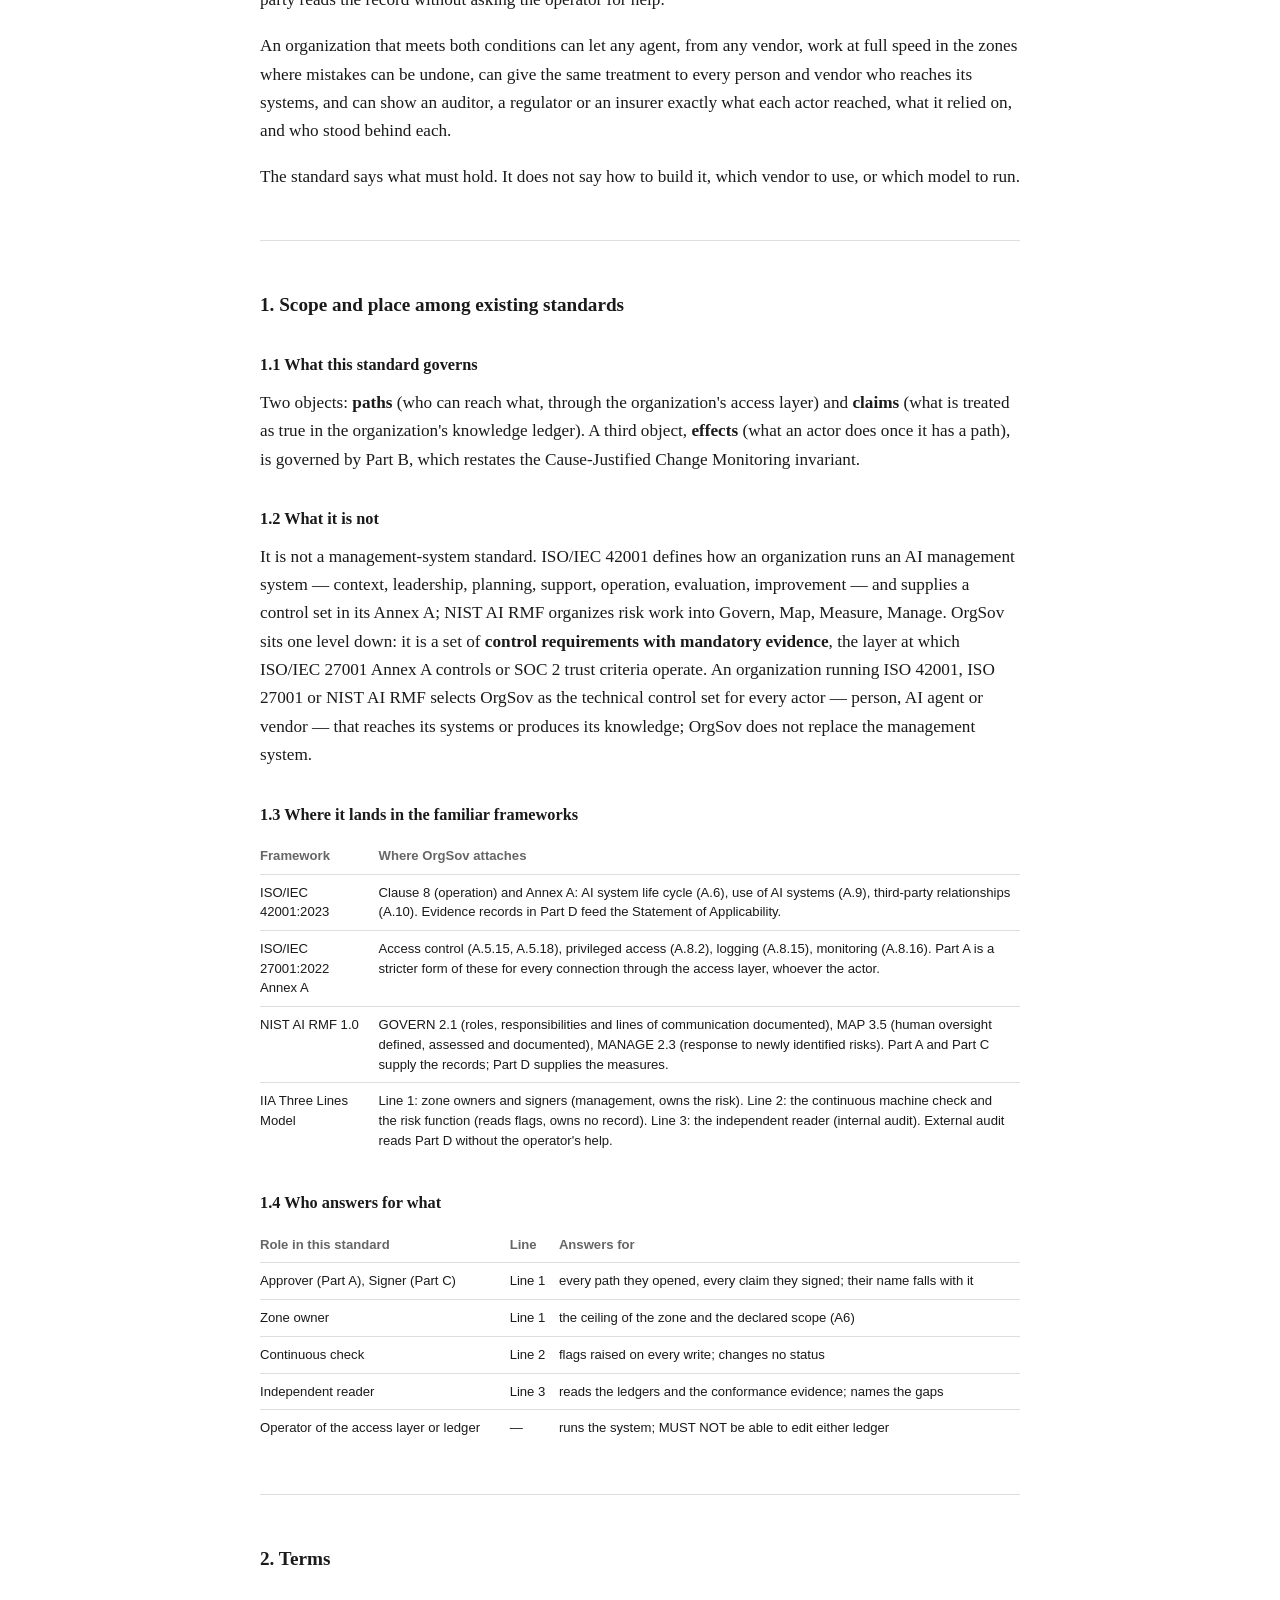
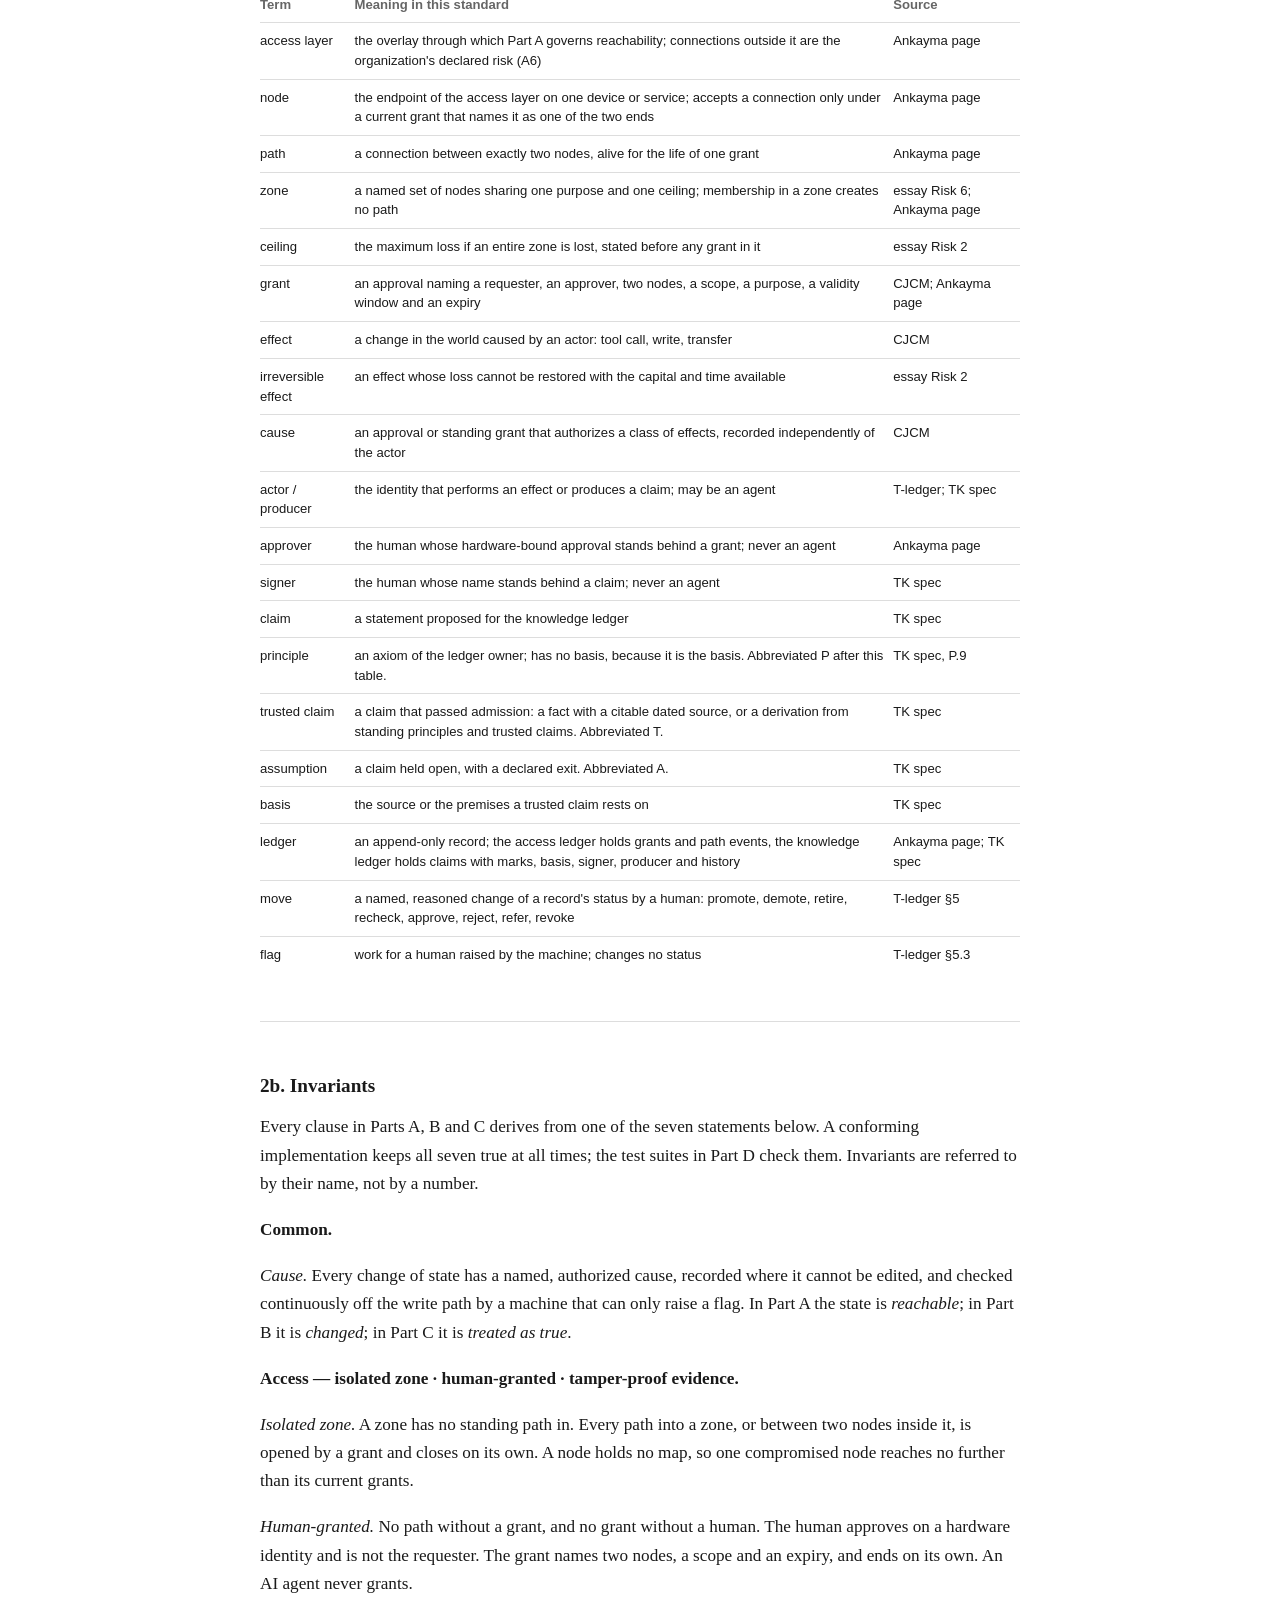
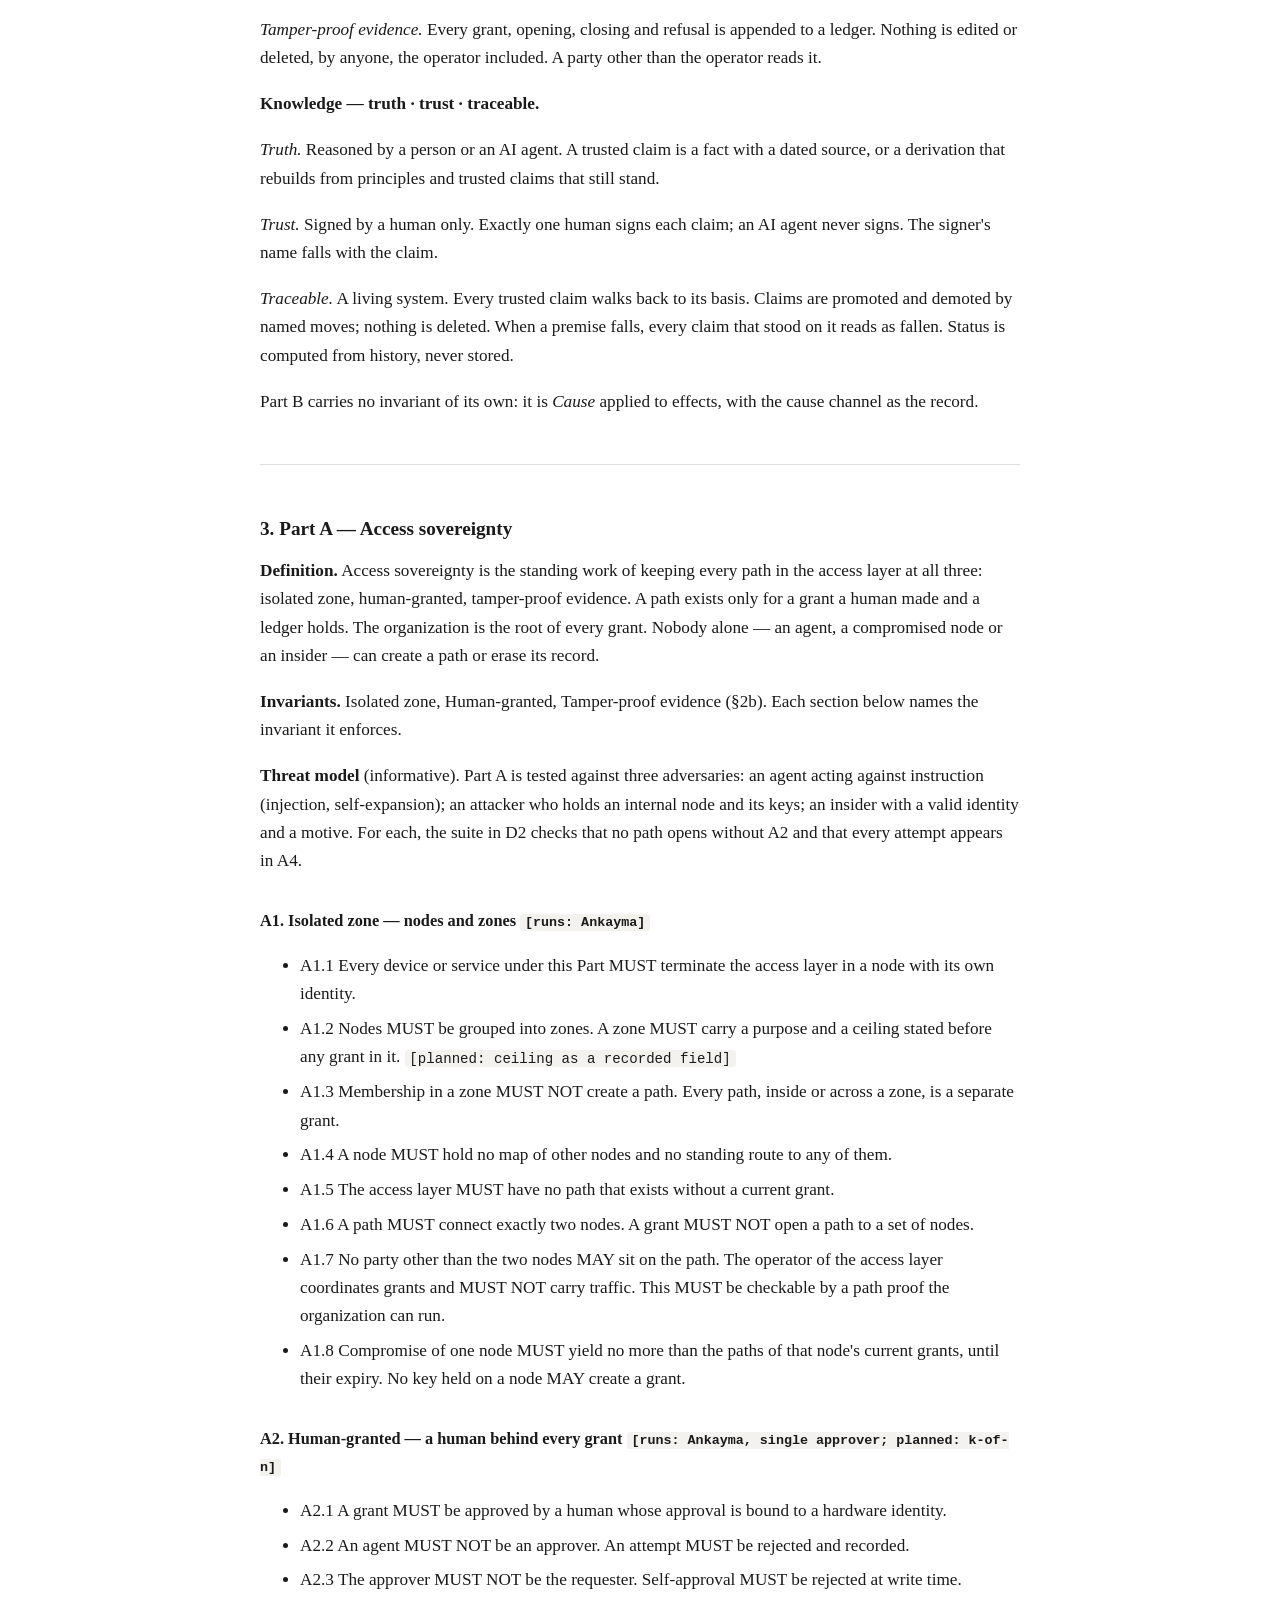
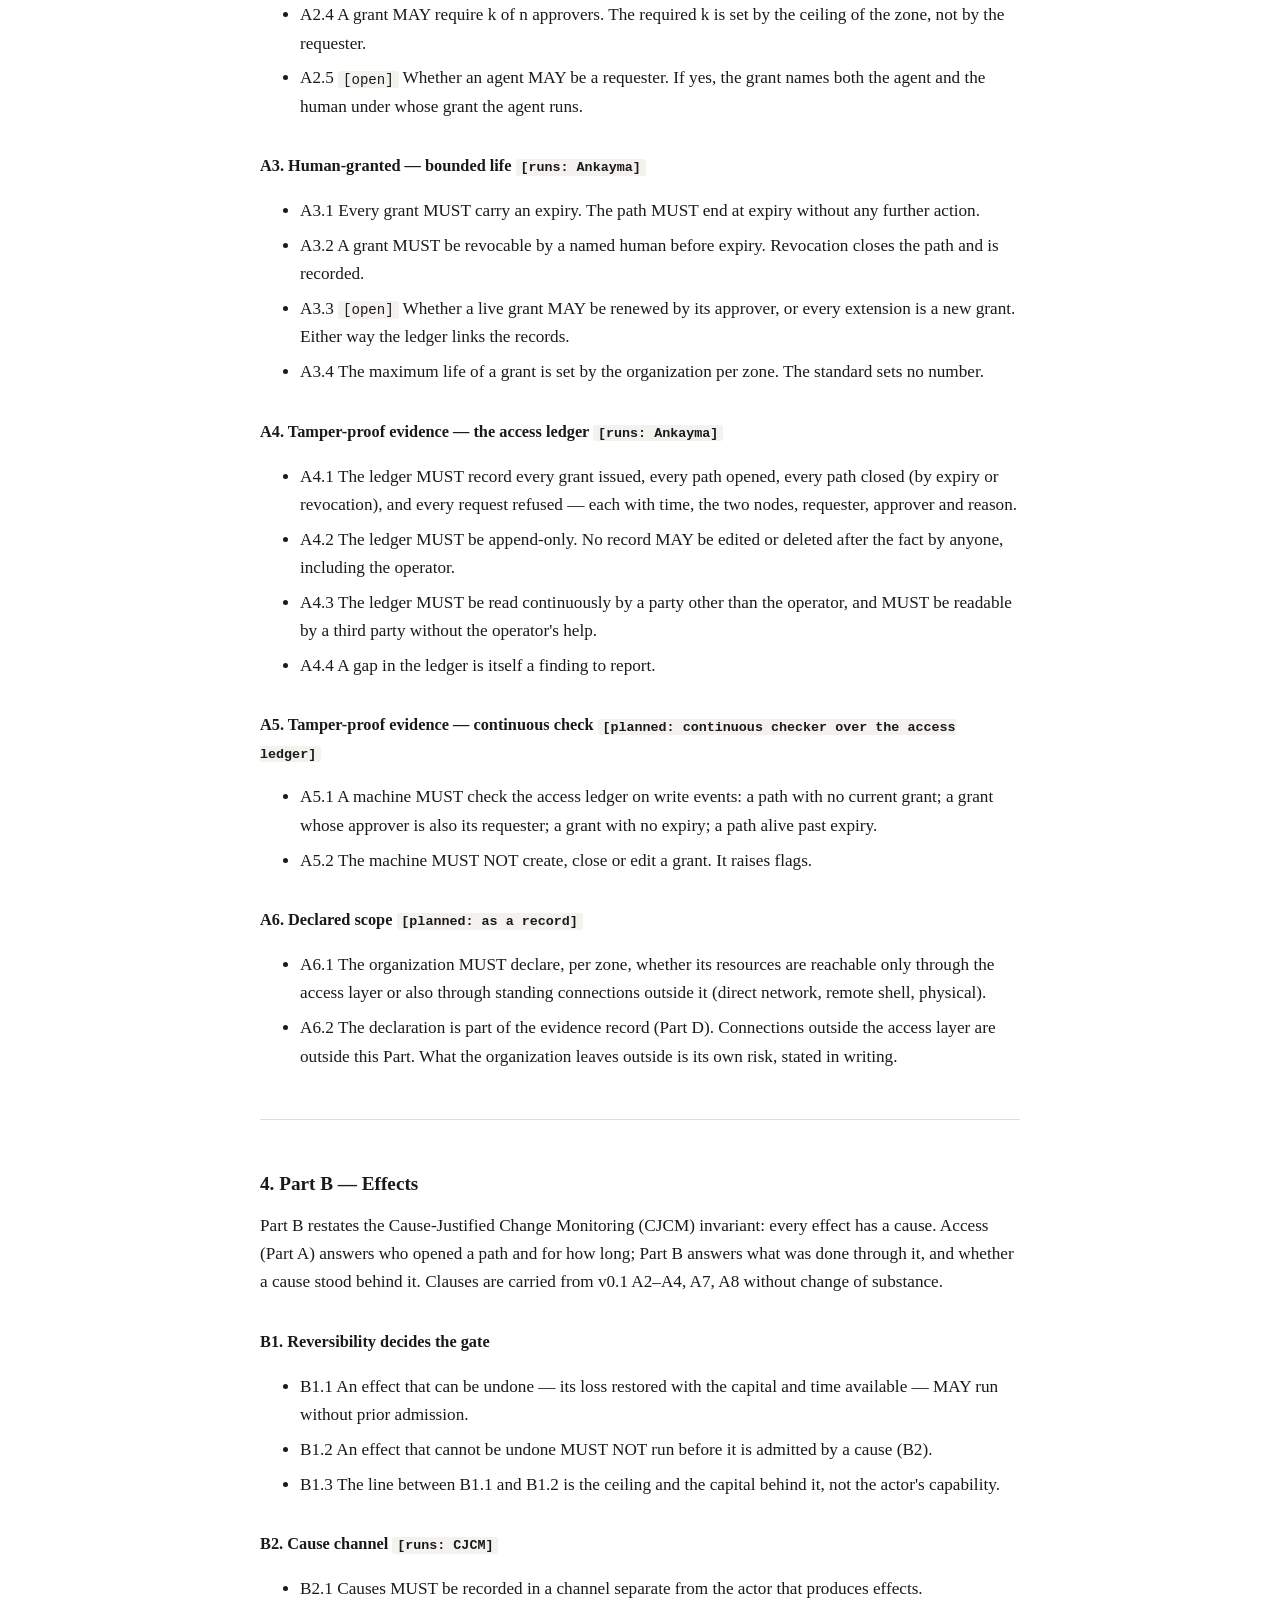
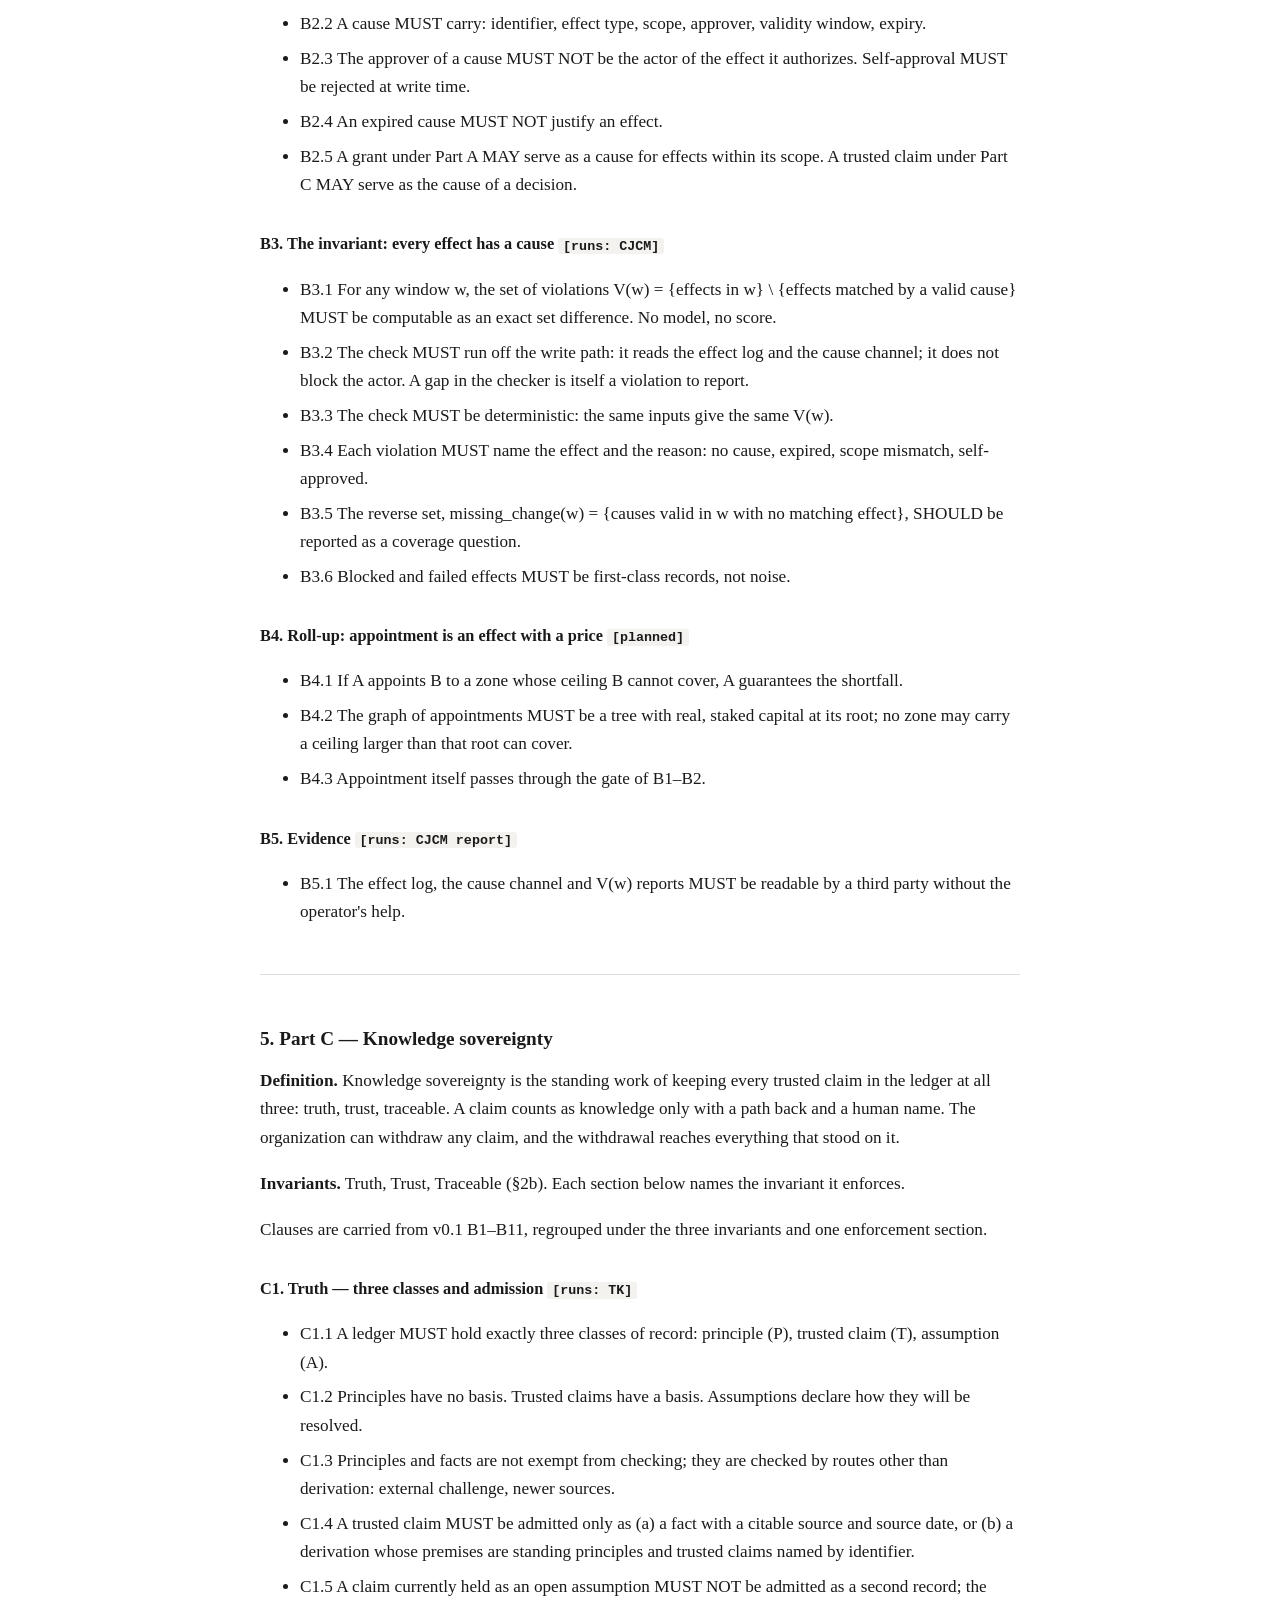
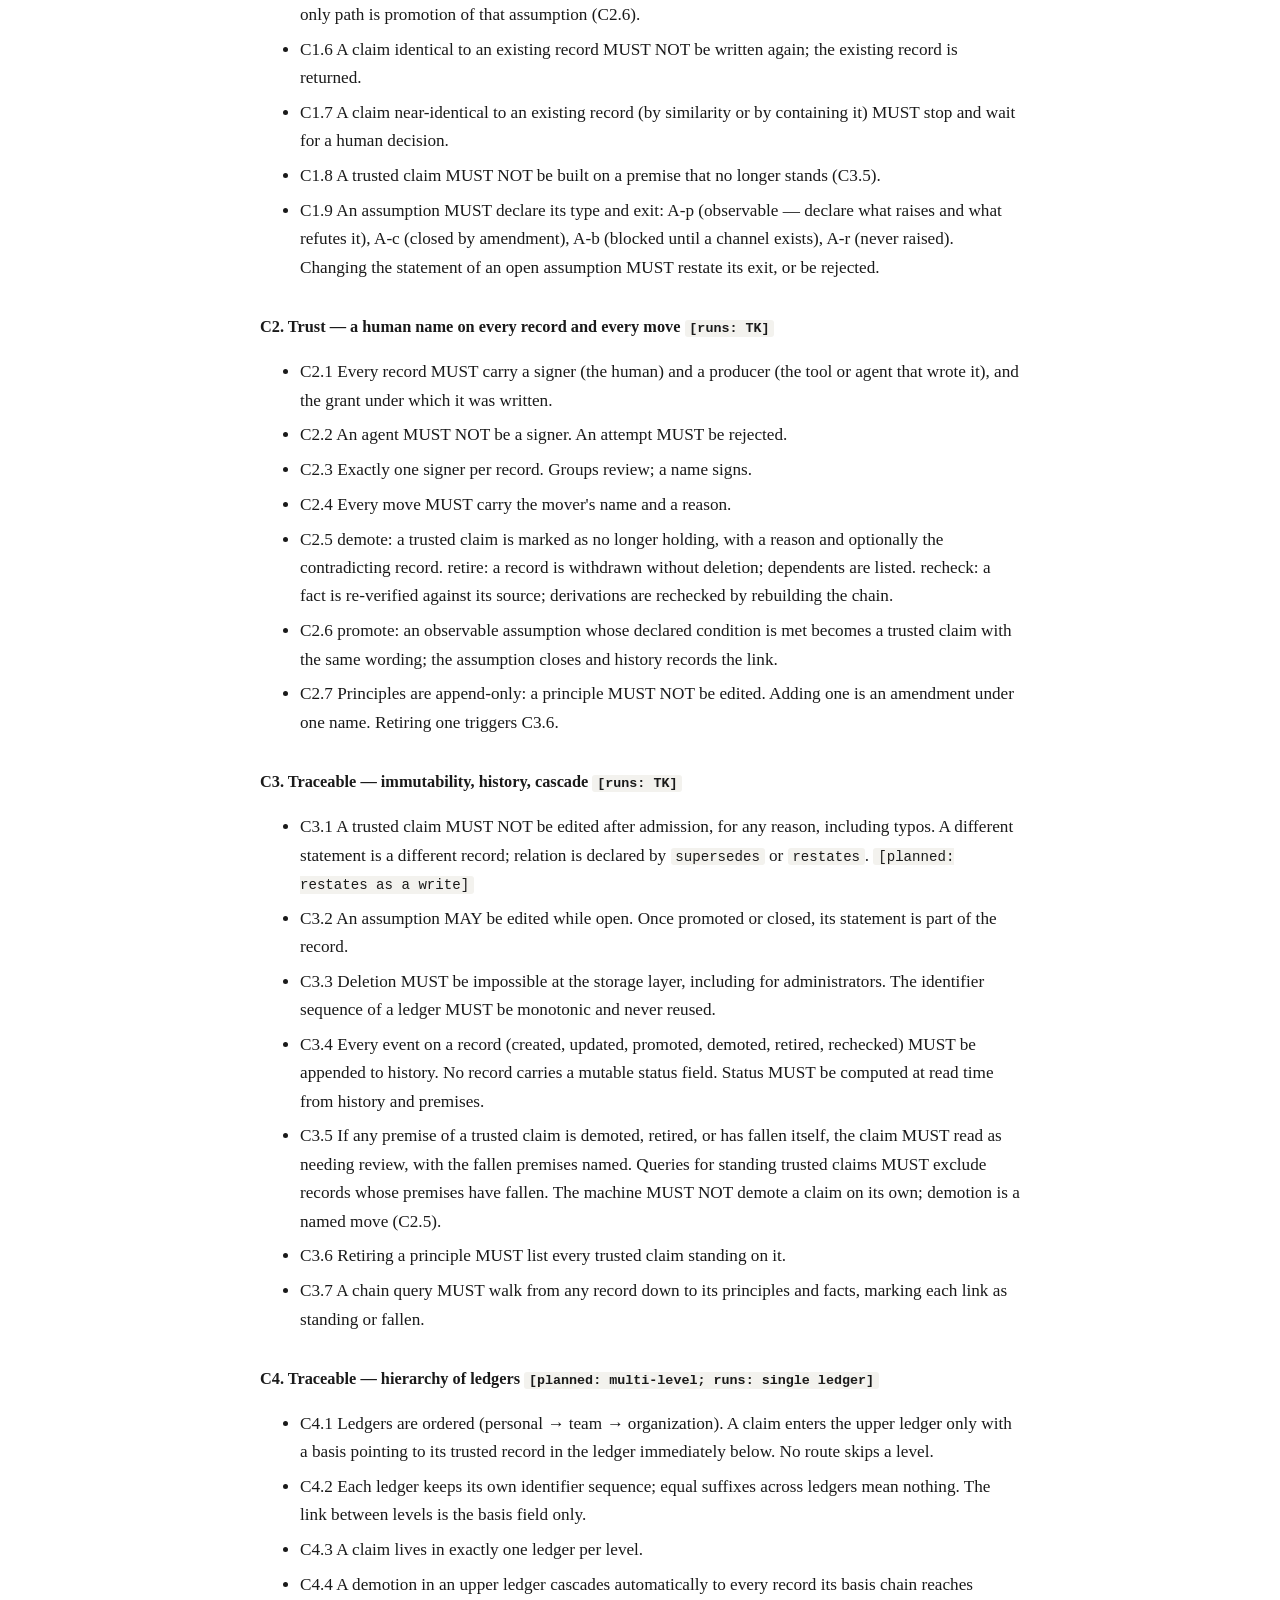
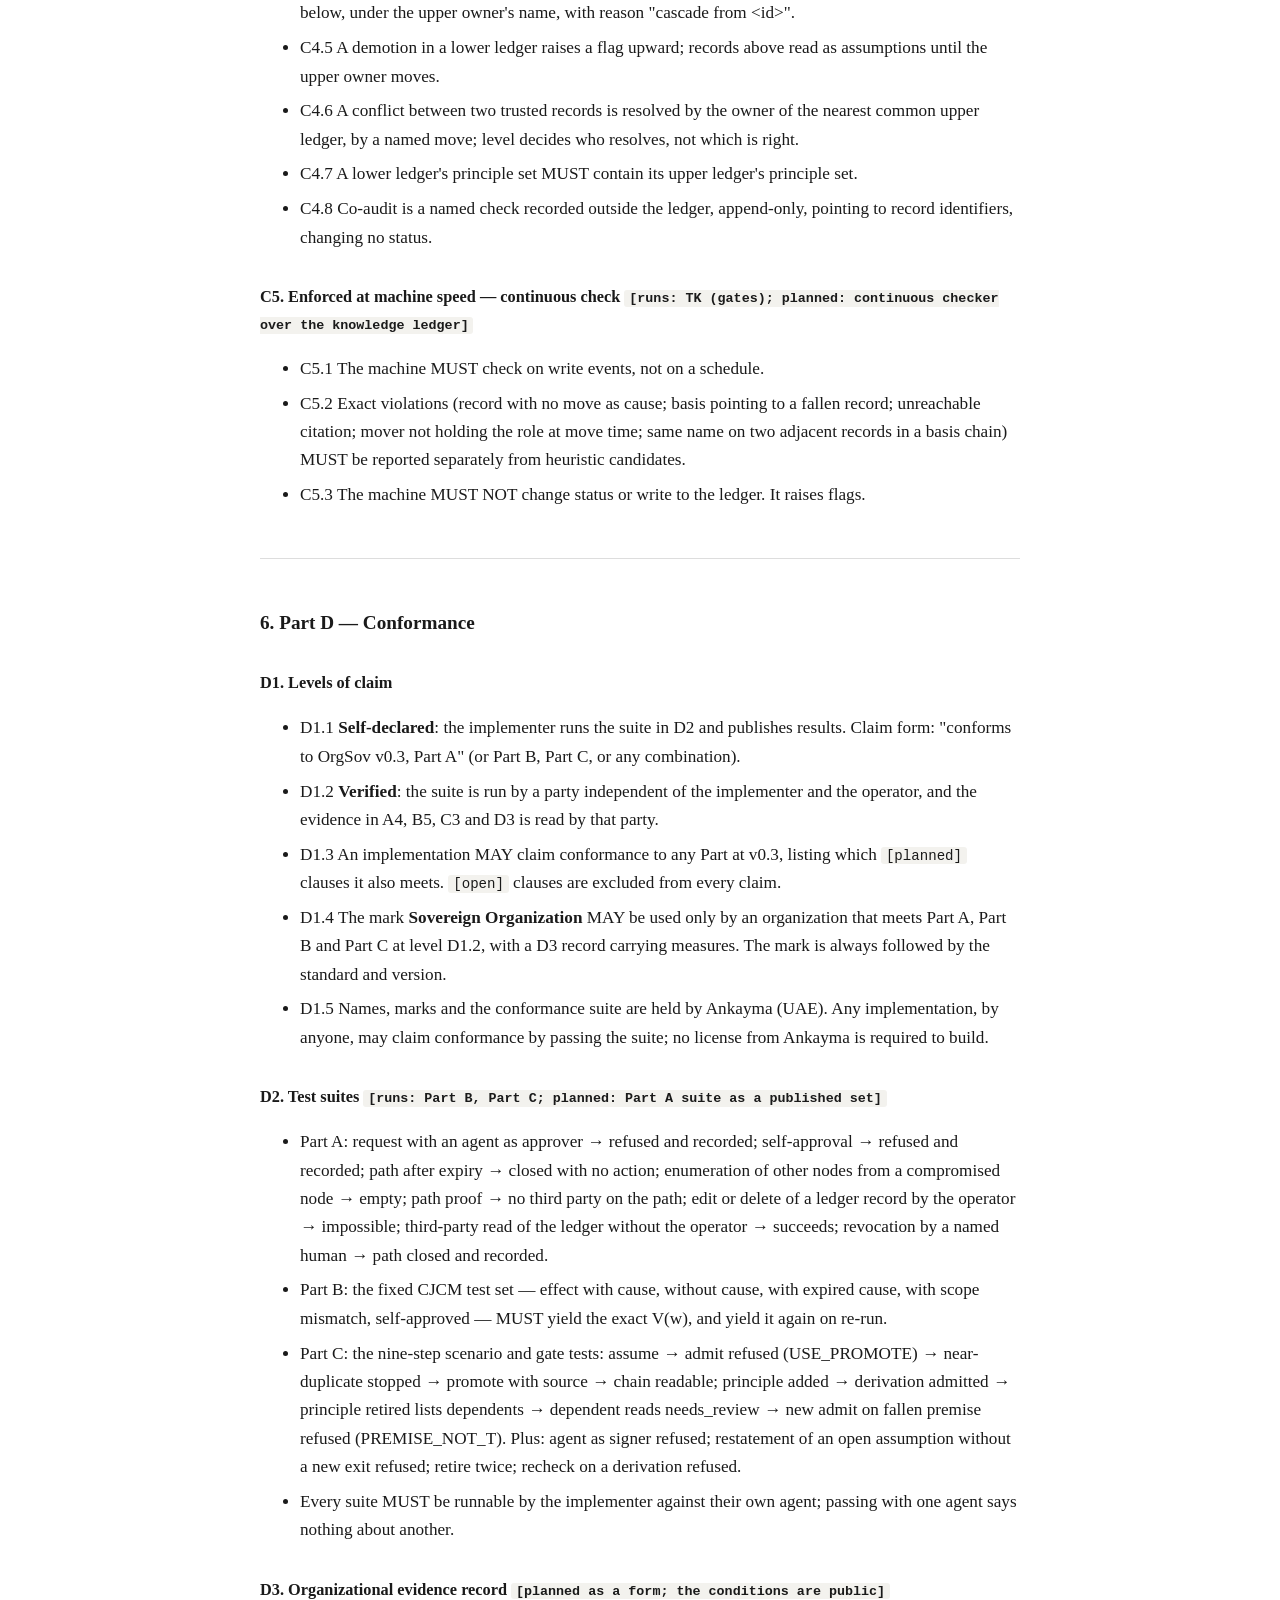
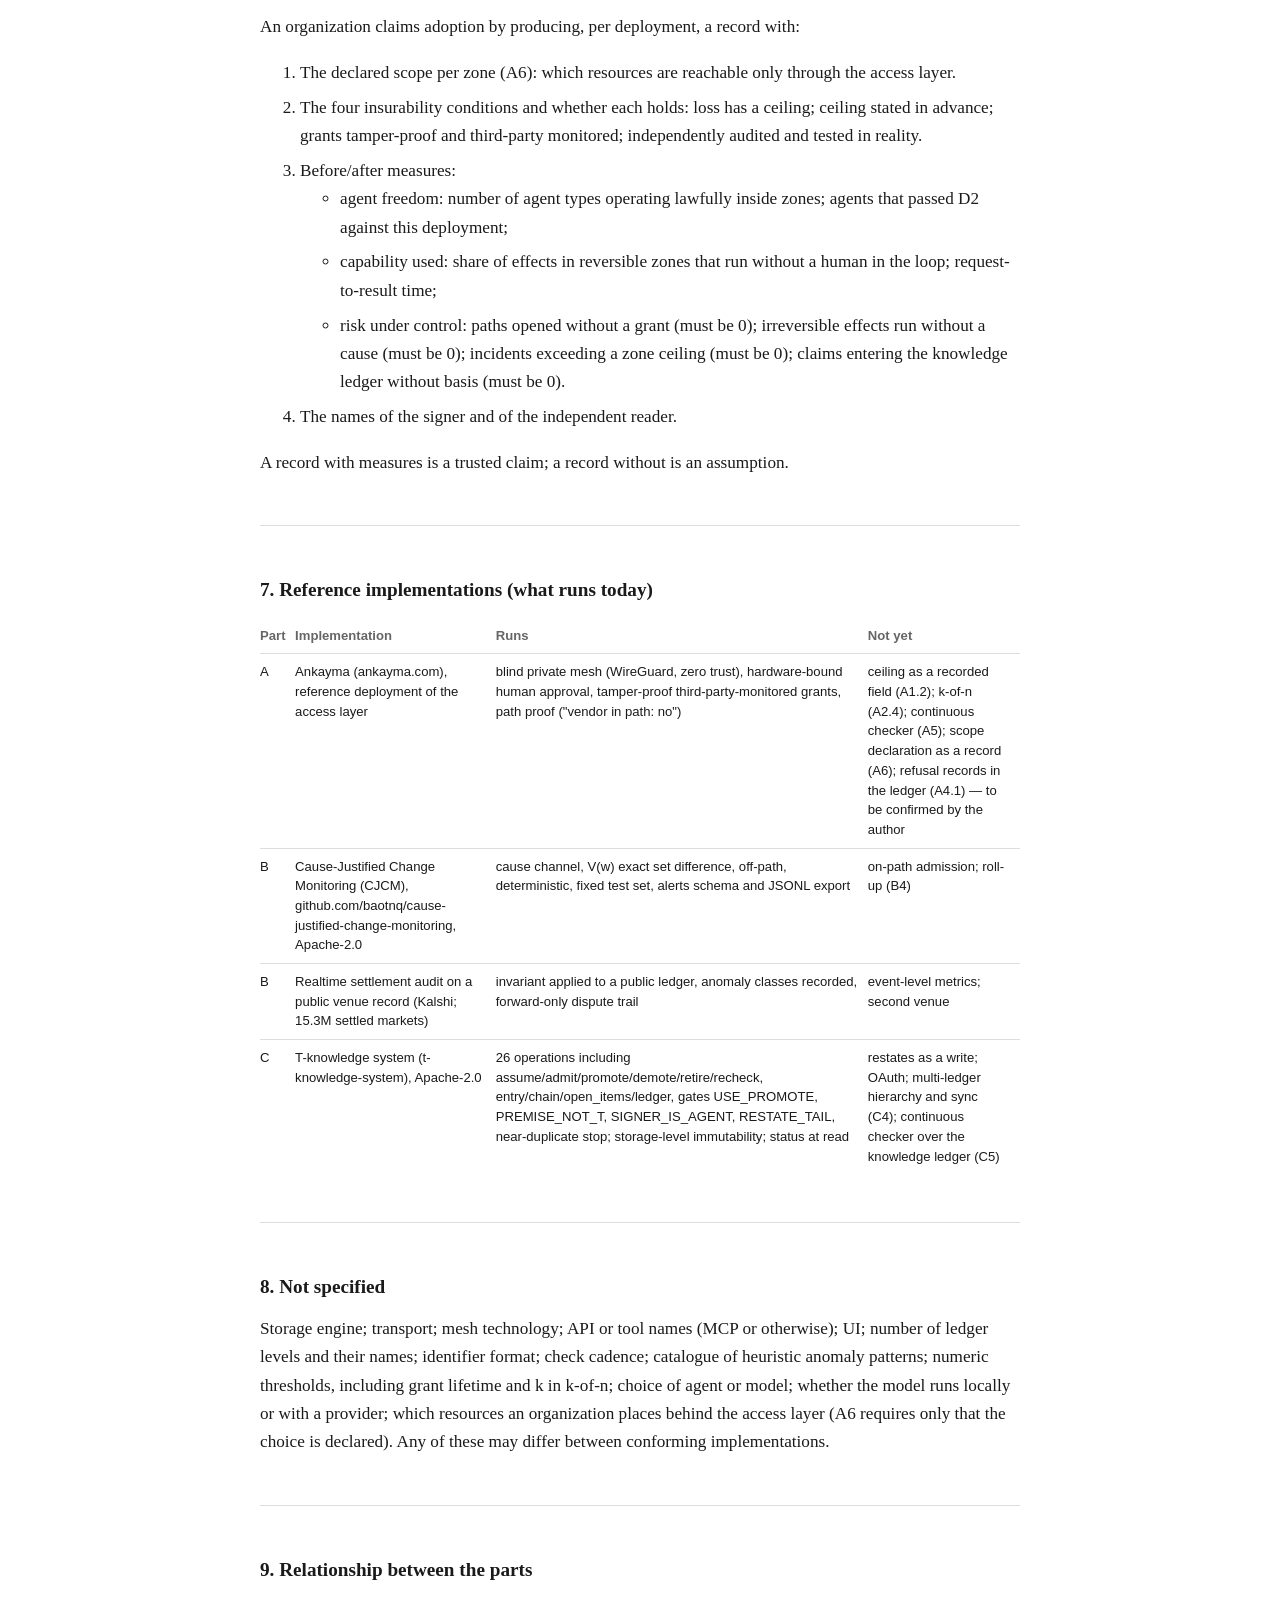
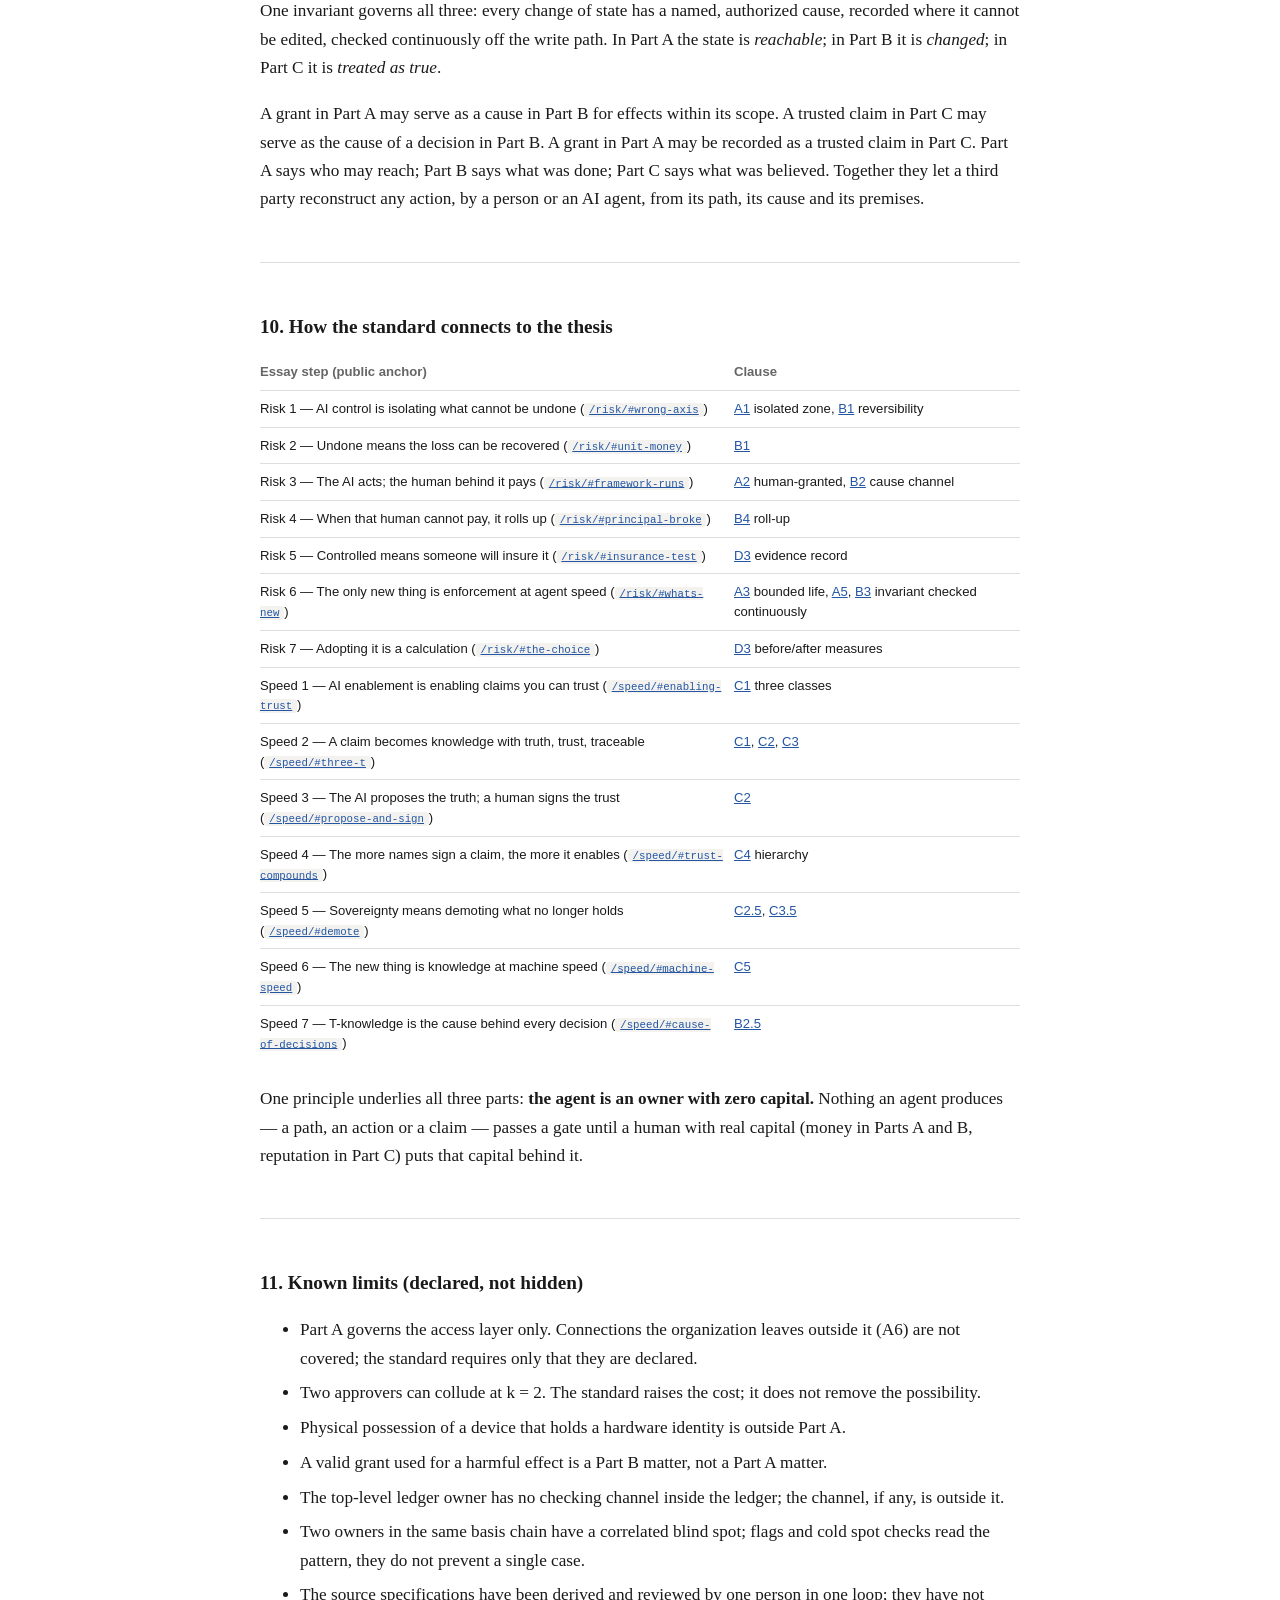
<file: standard/index.html>
<!DOCTYPE html>
<html lang="en">
<head>
<meta charset="utf-8">
<meta name="viewport" content="width=device-width, initial-scale=1">
<title>Organizational Sovereignty Standard (OrgSov) — Bao Trinh</title>
<meta name="description" content="OrgSov v0.3 draft: checkable requirements for organizations whose people and AI agents reach systems and produce knowledge — access sovereignty (isolated zone, human-granted, tamper-proof evidence) and knowledge sovereignty (truth, trust, traceable).">
<link rel="stylesheet" href="../assets/style.css">
</head>
<body>
<div class="page page-wide">

<header class="site-header">
  <a class="brand" href="../">Bao Trinh</a>
  <nav>
    <a href="../risk/">Risk</a>
    <a href="../speed/">Speed</a>
    <a href="./">Standard</a>
    <a href="../about/">About</a>
    <a href="../contact/">Contact</a>
  </nav>
</header>

<main class="essay standard">
  <h1>Organizational Sovereignty Standard (OrgSov)</h1>
  <p class="subtitle">v0.3 draft &middot; checkable requirements for organizations whose people and AI agents reach systems and produce knowledge</p>

  <p class="std-source">The canonical text, its signed tags and its history live at
  <a href="https://github.com/ankayma/orgsov-standard">github.com/ankayma/orgsov-standard</a>. To challenge a clause,
  <a href="https://github.com/ankayma/orgsov-standard/issues">open an issue</a> — each one closed with a reason is a recorded round of co-audit.</p>

<p>Checkable requirements for organizations whose people and AI agents reach systems and produce knowledge.</p>
<p>Status: draft for the author's review, 11 October 2026. Supersedes v0.2 draft (10 October 2026). Not yet co-audited (see §11).<br>
License: text of this standard under CC BY 4.0; conformance suites and reference implementations under Apache-2.0. The names and the mark "Sovereign Organization" are not licensed (D1.5). See <a href="https://github.com/ankayma/orgsov-standard/blob/main/LICENSE">LICENSE</a>.<br>
Author: Bao Trinh (Ankayma, UAE). Public thesis: <a href="https://baotrinh.com">https://baotrinh.com</a> — risk branch <code>/risk/</code>, speed branch <code>/speed/</code>.</p>
<p>Marks used in this document:</p>
<ul><li><code>[runs]</code> — the requirement is enforced today by at least one reference implementation.</li><li><code>[planned]</code> — specified, not yet enforced by a reference implementation. Excluded from conformance claims for v0.3.</li><li><code>[open]</code> — a design choice the author has not yet made. Not a requirement until resolved.</li><li>MUST / MUST NOT / MAY are used in their usual normative sense (RFC 2119).</li></ul>
<p>Abbreviations are introduced once, in §2, and each Part repeats the full term at first use. The standard restates, in normative form, what the source specifications already say (Appendix A). Where the two differ, the source specification governs until v1.0.</p>
<hr>
<h2 id="overview-for-the-board">Overview for the board</h2>
<p>An organization is sovereign when it decides who may reach what and what may be treated as true — whether the actor is a person, an AI agent, a vendor or an attacker holding a stolen device — and can prove both to a third party.</p>
<p>AI agents make this urgent. They open connections, run tools and write into company records at machine speed, in volumes no reviewer can follow. But the gap they expose was already there: an insider about to leave, a vendor with a standing login, a laptop taken over by an attacker. The question a board has to answer is not whether someone will make a mistake, but who answers when they do, and whether the record of what happened survives the people who made it. This standard puts two checkable conditions on every actor, human or machine:</p>
<ul><li><strong>Access sovereignty.</strong> Every connection anyone uses has a grant behind it, a named human approved that grant on a device that cannot be faked, the grant ends on its own, and every grant, opening, closing and refusal sits in a ledger nobody can edit. Three properties: <em>isolated zone, human-granted, tamper-proof evidence</em>.</li><li><strong>Knowledge sovereignty.</strong> Every claim the organization treats as true has a dated source or a derivation that rebuilds, a named human signed it, and the record walks back to its basis; when the basis falls, everything built on it is flagged. Three properties: <em>truth, trust, traceable</em>.</li></ul>
<p>Both conditions share one invariant: every change of state — a path opened, a claim accepted — has a named, authorized cause, recorded where it cannot be edited, and checked continuously by a machine that can only raise a flag. Anyone may propose. Only a human with something to lose signs; an AI agent never does. A third party reads the record without asking the operator for help.</p>
<p>An organization that meets both conditions can let any agent, from any vendor, work at full speed in the zones where mistakes can be undone, can give the same treatment to every person and vendor who reaches its systems, and can show an auditor, a regulator or an insurer exactly what each actor reached, what it relied on, and who stood behind each.</p>
<p>The standard says what must hold. It does not say how to build it, which vendor to use, or which model to run.</p>
<hr>
<h2 id="s1">1. Scope and place among existing standards</h2>
<h3 id="s1-1">1.1 What this standard governs</h3>
<p>Two objects: <strong>paths</strong> (who can reach what, through the organization's access layer) and <strong>claims</strong> (what is treated as true in the organization's knowledge ledger). A third object, <strong>effects</strong> (what an actor does once it has a path), is governed by Part B, which restates the Cause-Justified Change Monitoring invariant.</p>
<h3 id="s1-2">1.2 What it is not</h3>
<p>It is not a management-system standard. ISO/IEC 42001 defines how an organization runs an AI management system — context, leadership, planning, support, operation, evaluation, improvement — and supplies a control set in its Annex A; NIST AI RMF organizes risk work into Govern, Map, Measure, Manage. OrgSov sits one level down: it is a set of <strong>control requirements with mandatory evidence</strong>, the layer at which ISO/IEC 27001 Annex A controls or SOC 2 trust criteria operate. An organization running ISO 42001, ISO 27001 or NIST AI RMF selects OrgSov as the technical control set for every actor — person, AI agent or vendor — that reaches its systems or produces its knowledge; OrgSov does not replace the management system.</p>
<h3 id="s1-3">1.3 Where it lands in the familiar frameworks</h3>
<div class="table-wrap"><table><thead><tr><th>Framework</th><th>Where OrgSov attaches</th></tr></thead><tbody><tr><td>ISO/IEC 42001:2023</td><td>Clause 8 (operation) and Annex A: AI system life cycle (A.6), use of AI systems (A.9), third-party relationships (A.10). Evidence records in Part D feed the Statement of Applicability.</td></tr><tr><td>ISO/IEC 27001:2022 Annex A</td><td>Access control (A.5.15, A.5.18), privileged access (A.8.2), logging (A.8.15), monitoring (A.8.16). Part A is a stricter form of these for every connection through the access layer, whoever the actor.</td></tr><tr><td>NIST AI RMF 1.0</td><td>GOVERN 2.1 (roles, responsibilities and lines of communication documented), MAP 3.5 (human oversight defined, assessed and documented), MANAGE 2.3 (response to newly identified risks). Part A and Part C supply the records; Part D supplies the measures.</td></tr><tr><td>IIA Three Lines Model</td><td>Line 1: zone owners and signers (management, owns the risk). Line 2: the continuous machine check and the risk function (reads flags, owns no record). Line 3: the independent reader (internal audit). External audit reads Part D without the operator's help.</td></tr></tbody></table></div>
<h3 id="s1-4">1.4 Who answers for what</h3>
<div class="table-wrap"><table><thead><tr><th>Role in this standard</th><th>Line</th><th>Answers for</th></tr></thead><tbody><tr><td>Approver (Part A), Signer (Part C)</td><td>Line 1</td><td>every path they opened, every claim they signed; their name falls with it</td></tr><tr><td>Zone owner</td><td>Line 1</td><td>the ceiling of the zone and the declared scope (A6)</td></tr><tr><td>Continuous check</td><td>Line 2</td><td>flags raised on every write; changes no status</td></tr><tr><td>Independent reader</td><td>Line 3</td><td>reads the ledgers and the conformance evidence; names the gaps</td></tr><tr><td>Operator of the access layer or ledger</td><td>—</td><td>runs the system; MUST NOT be able to edit either ledger</td></tr></tbody></table></div>
<hr>
<h2 id="s2">2. Terms</h2>
<div class="table-wrap"><table><thead><tr><th>Term</th><th>Meaning in this standard</th><th>Source</th></tr></thead><tbody><tr><td>access layer</td><td>the overlay through which Part A governs reachability; connections outside it are the organization's declared risk (A6)</td><td>Ankayma page</td></tr><tr><td>node</td><td>the endpoint of the access layer on one device or service; accepts a connection only under a current grant that names it as one of the two ends</td><td>Ankayma page</td></tr><tr><td>path</td><td>a connection between exactly two nodes, alive for the life of one grant</td><td>Ankayma page</td></tr><tr><td>zone</td><td>a named set of nodes sharing one purpose and one ceiling; membership in a zone creates no path</td><td>essay Risk 6; Ankayma page</td></tr><tr><td>ceiling</td><td>the maximum loss if an entire zone is lost, stated before any grant in it</td><td>essay Risk 2</td></tr><tr><td>grant</td><td>an approval naming a requester, an approver, two nodes, a scope, a purpose, a validity window and an expiry</td><td>CJCM; Ankayma page</td></tr><tr><td>effect</td><td>a change in the world caused by an actor: tool call, write, transfer</td><td>CJCM</td></tr><tr><td>irreversible effect</td><td>an effect whose loss cannot be restored with the capital and time available</td><td>essay Risk 2</td></tr><tr><td>cause</td><td>an approval or standing grant that authorizes a class of effects, recorded independently of the actor</td><td>CJCM</td></tr><tr><td>actor / producer</td><td>the identity that performs an effect or produces a claim; may be an agent</td><td>T-ledger; TK spec</td></tr><tr><td>approver</td><td>the human whose hardware-bound approval stands behind a grant; never an agent</td><td>Ankayma page</td></tr><tr><td>signer</td><td>the human whose name stands behind a claim; never an agent</td><td>TK spec</td></tr><tr><td>claim</td><td>a statement proposed for the knowledge ledger</td><td>TK spec</td></tr><tr><td>principle</td><td>an axiom of the ledger owner; has no basis, because it is the basis. Abbreviated P after this table.</td><td>TK spec, P.9</td></tr><tr><td>trusted claim</td><td>a claim that passed admission: a fact with a citable dated source, or a derivation from standing principles and trusted claims. Abbreviated T.</td><td>TK spec</td></tr><tr><td>assumption</td><td>a claim held open, with a declared exit. Abbreviated A.</td><td>TK spec</td></tr><tr><td>basis</td><td>the source or the premises a trusted claim rests on</td><td>TK spec</td></tr><tr><td>ledger</td><td>an append-only record; the access ledger holds grants and path events, the knowledge ledger holds claims with marks, basis, signer, producer and history</td><td>Ankayma page; TK spec</td></tr><tr><td>move</td><td>a named, reasoned change of a record's status by a human: promote, demote, retire, recheck, approve, reject, refer, revoke</td><td>T-ledger §5</td></tr><tr><td>flag</td><td>work for a human raised by the machine; changes no status</td><td>T-ledger §5.3</td></tr></tbody></table></div>
<hr>
<h2 id="s2b">2b. Invariants</h2>
<p>Every clause in Parts A, B and C derives from one of the seven statements below. A conforming implementation keeps all seven true at all times; the test suites in Part D check them. Invariants are referred to by their name, not by a number.</p>
<p><strong>Common.</strong></p>
<p><em>Cause.</em> Every change of state has a named, authorized cause, recorded where it cannot be edited, and checked continuously off the write path by a machine that can only raise a flag. In Part A the state is <em>reachable</em>; in Part B it is <em>changed</em>; in Part C it is <em>treated as true</em>.</p>
<p><strong>Access — isolated zone · human-granted · tamper-proof evidence.</strong></p>
<p><em>Isolated zone.</em> A zone has no standing path in. Every path into a zone, or between two nodes inside it, is opened by a grant and closes on its own. A node holds no map, so one compromised node reaches no further than its current grants.</p>
<p><em>Human-granted.</em> No path without a grant, and no grant without a human. The human approves on a hardware identity and is not the requester. The grant names two nodes, a scope and an expiry, and ends on its own. An AI agent never grants.</p>
<p><em>Tamper-proof evidence.</em> Every grant, opening, closing and refusal is appended to a ledger. Nothing is edited or deleted, by anyone, the operator included. A party other than the operator reads it.</p>
<p><strong>Knowledge — truth · trust · traceable.</strong></p>
<p><em>Truth.</em> Reasoned by a person or an AI agent. A trusted claim is a fact with a dated source, or a derivation that rebuilds from principles and trusted claims that still stand.</p>
<p><em>Trust.</em> Signed by a human only. Exactly one human signs each claim; an AI agent never signs. The signer's name falls with the claim.</p>
<p><em>Traceable.</em> A living system. Every trusted claim walks back to its basis. Claims are promoted and demoted by named moves; nothing is deleted. When a premise falls, every claim that stood on it reads as fallen. Status is computed from history, never stored.</p>
<p>Part B carries no invariant of its own: it is <em>Cause</em> applied to effects, with the cause channel as the record.</p>
<hr>
<h2 id="s3">3. Part A — Access sovereignty</h2>
<p><strong>Definition.</strong> Access sovereignty is the standing work of keeping every path in the access layer at all three: isolated zone, human-granted, tamper-proof evidence. A path exists only for a grant a human made and a ledger holds. The organization is the root of every grant. Nobody alone — an agent, a compromised node or an insider — can create a path or erase its record.</p>
<p><strong>Invariants.</strong> Isolated zone, Human-granted, Tamper-proof evidence (§2b). Each section below names the invariant it enforces.</p>
<p><strong>Threat model</strong> (informative). Part A is tested against three adversaries: an agent acting against instruction (injection, self-expansion); an attacker who holds an internal node and its keys; an insider with a valid identity and a motive. For each, the suite in D2 checks that no path opens without A2 and that every attempt appears in A4.</p>
<h3 id="a1">A1. Isolated zone — nodes and zones <code>[runs: Ankayma]</code></h3>
<ul><li id="a1-1">A1.1 Every device or service under this Part MUST terminate the access layer in a node with its own identity.</li><li id="a1-2">A1.2 Nodes MUST be grouped into zones. A zone MUST carry a purpose and a ceiling stated before any grant in it. <code>[planned: ceiling as a recorded field]</code></li><li id="a1-3">A1.3 Membership in a zone MUST NOT create a path. Every path, inside or across a zone, is a separate grant.</li><li id="a1-4">A1.4 A node MUST hold no map of other nodes and no standing route to any of them.</li><li id="a1-5">A1.5 The access layer MUST have no path that exists without a current grant.</li><li id="a1-6">A1.6 A path MUST connect exactly two nodes. A grant MUST NOT open a path to a set of nodes.</li><li id="a1-7">A1.7 No party other than the two nodes MAY sit on the path. The operator of the access layer coordinates grants and MUST NOT carry traffic. This MUST be checkable by a path proof the organization can run.</li><li id="a1-8">A1.8 Compromise of one node MUST yield no more than the paths of that node's current grants, until their expiry. No key held on a node MAY create a grant.</li></ul>
<h3 id="a2">A2. Human-granted — a human behind every grant <code>[runs: Ankayma, single approver; planned: k-of-n]</code></h3>
<ul><li id="a2-1">A2.1 A grant MUST be approved by a human whose approval is bound to a hardware identity.</li><li id="a2-2">A2.2 An agent MUST NOT be an approver. An attempt MUST be rejected and recorded.</li><li id="a2-3">A2.3 The approver MUST NOT be the requester. Self-approval MUST be rejected at write time.</li><li id="a2-4">A2.4 A grant MAY require k of n approvers. The required k is set by the ceiling of the zone, not by the requester.</li><li id="a2-5">A2.5 <code>[open]</code> Whether an agent MAY be a requester. If yes, the grant names both the agent and the human under whose grant the agent runs.</li></ul>
<h3 id="a3">A3. Human-granted — bounded life <code>[runs: Ankayma]</code></h3>
<ul><li id="a3-1">A3.1 Every grant MUST carry an expiry. The path MUST end at expiry without any further action.</li><li id="a3-2">A3.2 A grant MUST be revocable by a named human before expiry. Revocation closes the path and is recorded.</li><li id="a3-3">A3.3 <code>[open]</code> Whether a live grant MAY be renewed by its approver, or every extension is a new grant. Either way the ledger links the records.</li><li id="a3-4">A3.4 The maximum life of a grant is set by the organization per zone. The standard sets no number.</li></ul>
<h3 id="a4">A4. Tamper-proof evidence — the access ledger <code>[runs: Ankayma]</code></h3>
<ul><li id="a4-1">A4.1 The ledger MUST record every grant issued, every path opened, every path closed (by expiry or revocation), and every request refused — each with time, the two nodes, requester, approver and reason.</li><li id="a4-2">A4.2 The ledger MUST be append-only. No record MAY be edited or deleted after the fact by anyone, including the operator.</li><li id="a4-3">A4.3 The ledger MUST be read continuously by a party other than the operator, and MUST be readable by a third party without the operator's help.</li><li id="a4-4">A4.4 A gap in the ledger is itself a finding to report.</li></ul>
<h3 id="a5">A5. Tamper-proof evidence — continuous check <code>[planned: continuous checker over the access ledger]</code></h3>
<ul><li id="a5-1">A5.1 A machine MUST check the access ledger on write events: a path with no current grant; a grant whose approver is also its requester; a grant with no expiry; a path alive past expiry.</li><li id="a5-2">A5.2 The machine MUST NOT create, close or edit a grant. It raises flags.</li></ul>
<h3 id="a6">A6. Declared scope <code>[planned: as a record]</code></h3>
<ul><li id="a6-1">A6.1 The organization MUST declare, per zone, whether its resources are reachable only through the access layer or also through standing connections outside it (direct network, remote shell, physical).</li><li id="a6-2">A6.2 The declaration is part of the evidence record (Part D). Connections outside the access layer are outside this Part. What the organization leaves outside is its own risk, stated in writing.</li></ul>
<hr>
<h2 id="s4">4. Part B — Effects</h2>
<p>Part B restates the Cause-Justified Change Monitoring (CJCM) invariant: every effect has a cause. Access (Part A) answers who opened a path and for how long; Part B answers what was done through it, and whether a cause stood behind it. Clauses are carried from v0.1 A2–A4, A7, A8 without change of substance.</p>
<h3 id="b1">B1. Reversibility decides the gate</h3>
<ul><li id="b1-1">B1.1 An effect that can be undone — its loss restored with the capital and time available — MAY run without prior admission.</li><li id="b1-2">B1.2 An effect that cannot be undone MUST NOT run before it is admitted by a cause (B2).</li><li id="b1-3">B1.3 The line between B1.1 and B1.2 is the ceiling and the capital behind it, not the actor's capability.</li></ul>
<h3 id="b2">B2. Cause channel <code>[runs: CJCM]</code></h3>
<ul><li id="b2-1">B2.1 Causes MUST be recorded in a channel separate from the actor that produces effects.</li><li id="b2-2">B2.2 A cause MUST carry: identifier, effect type, scope, approver, validity window, expiry.</li><li id="b2-3">B2.3 The approver of a cause MUST NOT be the actor of the effect it authorizes. Self-approval MUST be rejected at write time.</li><li id="b2-4">B2.4 An expired cause MUST NOT justify an effect.</li><li id="b2-5">B2.5 A grant under Part A MAY serve as a cause for effects within its scope. A trusted claim under Part C MAY serve as the cause of a decision.</li></ul>
<h3 id="b3">B3. The invariant: every effect has a cause <code>[runs: CJCM]</code></h3>
<ul><li id="b3-1">B3.1 For any window w, the set of violations V(w) = {effects in w} \ {effects matched by a valid cause} MUST be computable as an exact set difference. No model, no score.</li><li id="b3-2">B3.2 The check MUST run off the write path: it reads the effect log and the cause channel; it does not block the actor. A gap in the checker is itself a violation to report.</li><li id="b3-3">B3.3 The check MUST be deterministic: the same inputs give the same V(w).</li><li id="b3-4">B3.4 Each violation MUST name the effect and the reason: no cause, expired, scope mismatch, self-approved.</li><li id="b3-5">B3.5 The reverse set, missing_change(w) = {causes valid in w with no matching effect}, SHOULD be reported as a coverage question.</li><li id="b3-6">B3.6 Blocked and failed effects MUST be first-class records, not noise.</li></ul>
<h3 id="b4">B4. Roll-up: appointment is an effect with a price <code>[planned]</code></h3>
<ul><li id="b4-1">B4.1 If A appoints B to a zone whose ceiling B cannot cover, A guarantees the shortfall.</li><li id="b4-2">B4.2 The graph of appointments MUST be a tree with real, staked capital at its root; no zone may carry a ceiling larger than that root can cover.</li><li id="b4-3">B4.3 Appointment itself passes through the gate of B1–B2.</li></ul>
<h3 id="b5">B5. Evidence <code>[runs: CJCM report]</code></h3>
<ul><li id="b5-1">B5.1 The effect log, the cause channel and V(w) reports MUST be readable by a third party without the operator's help.</li></ul>
<hr>
<h2 id="s5">5. Part C — Knowledge sovereignty</h2>
<p><strong>Definition.</strong> Knowledge sovereignty is the standing work of keeping every trusted claim in the ledger at all three: truth, trust, traceable. A claim counts as knowledge only with a path back and a human name. The organization can withdraw any claim, and the withdrawal reaches everything that stood on it.</p>
<p><strong>Invariants.</strong> Truth, Trust, Traceable (§2b). Each section below names the invariant it enforces.</p>
<p>Clauses are carried from v0.1 B1–B11, regrouped under the three invariants and one enforcement section.</p>
<h3 id="c1">C1. Truth — three classes and admission <code>[runs: TK]</code></h3>
<ul><li id="c1-1">C1.1 A ledger MUST hold exactly three classes of record: principle (P), trusted claim (T), assumption (A).</li><li id="c1-2">C1.2 Principles have no basis. Trusted claims have a basis. Assumptions declare how they will be resolved.</li><li id="c1-3">C1.3 Principles and facts are not exempt from checking; they are checked by routes other than derivation: external challenge, newer sources.</li><li id="c1-4">C1.4 A trusted claim MUST be admitted only as (a) a fact with a citable source and source date, or (b) a derivation whose premises are standing principles and trusted claims named by identifier.</li><li id="c1-5">C1.5 A claim currently held as an open assumption MUST NOT be admitted as a second record; the only path is promotion of that assumption (C2.6).</li><li id="c1-6">C1.6 A claim identical to an existing record MUST NOT be written again; the existing record is returned.</li><li id="c1-7">C1.7 A claim near-identical to an existing record (by similarity or by containing it) MUST stop and wait for a human decision.</li><li id="c1-8">C1.8 A trusted claim MUST NOT be built on a premise that no longer stands (C3.5).</li><li id="c1-9">C1.9 An assumption MUST declare its type and exit: A-p (observable — declare what raises and what refutes it), A-c (closed by amendment), A-b (blocked until a channel exists), A-r (never raised). Changing the statement of an open assumption MUST restate its exit, or be rejected.</li></ul>
<h3 id="c2">C2. Trust — a human name on every record and every move <code>[runs: TK]</code></h3>
<ul><li id="c2-1">C2.1 Every record MUST carry a signer (the human) and a producer (the tool or agent that wrote it), and the grant under which it was written.</li><li id="c2-2">C2.2 An agent MUST NOT be a signer. An attempt MUST be rejected.</li><li id="c2-3">C2.3 Exactly one signer per record. Groups review; a name signs.</li><li id="c2-4">C2.4 Every move MUST carry the mover's name and a reason.</li><li id="c2-5">C2.5 demote: a trusted claim is marked as no longer holding, with a reason and optionally the contradicting record. retire: a record is withdrawn without deletion; dependents are listed. recheck: a fact is re-verified against its source; derivations are rechecked by rebuilding the chain.</li><li id="c2-6">C2.6 promote: an observable assumption whose declared condition is met becomes a trusted claim with the same wording; the assumption closes and history records the link.</li><li id="c2-7">C2.7 Principles are append-only: a principle MUST NOT be edited. Adding one is an amendment under one name. Retiring one triggers C3.6.</li></ul>
<h3 id="c3">C3. Traceable — immutability, history, cascade <code>[runs: TK]</code></h3>
<ul><li id="c3-1">C3.1 A trusted claim MUST NOT be edited after admission, for any reason, including typos. A different statement is a different record; relation is declared by <code>supersedes</code> or <code>restates</code>. <code>[planned: restates as a write]</code></li><li id="c3-2">C3.2 An assumption MAY be edited while open. Once promoted or closed, its statement is part of the record.</li><li id="c3-3">C3.3 Deletion MUST be impossible at the storage layer, including for administrators. The identifier sequence of a ledger MUST be monotonic and never reused.</li><li id="c3-4">C3.4 Every event on a record (created, updated, promoted, demoted, retired, rechecked) MUST be appended to history. No record carries a mutable status field. Status MUST be computed at read time from history and premises.</li><li id="c3-5">C3.5 If any premise of a trusted claim is demoted, retired, or has fallen itself, the claim MUST read as needing review, with the fallen premises named. Queries for standing trusted claims MUST exclude records whose premises have fallen. The machine MUST NOT demote a claim on its own; demotion is a named move (C2.5).</li><li id="c3-6">C3.6 Retiring a principle MUST list every trusted claim standing on it.</li><li id="c3-7">C3.7 A chain query MUST walk from any record down to its principles and facts, marking each link as standing or fallen.</li></ul>
<h3 id="c4">C4. Traceable — hierarchy of ledgers <code>[planned: multi-level; runs: single ledger]</code></h3>
<ul><li id="c4-1">C4.1 Ledgers are ordered (personal → team → organization). A claim enters the upper ledger only with a basis pointing to its trusted record in the ledger immediately below. No route skips a level.</li><li id="c4-2">C4.2 Each ledger keeps its own identifier sequence; equal suffixes across ledgers mean nothing. The link between levels is the basis field only.</li><li id="c4-3">C4.3 A claim lives in exactly one ledger per level.</li><li id="c4-4">C4.4 A demotion in an upper ledger cascades automatically to every record its basis chain reaches below, under the upper owner's name, with reason "cascade from &lt;id&gt;".</li><li id="c4-5">C4.5 A demotion in a lower ledger raises a flag upward; records above read as assumptions until the upper owner moves.</li><li id="c4-6">C4.6 A conflict between two trusted records is resolved by the owner of the nearest common upper ledger, by a named move; level decides who resolves, not which is right.</li><li id="c4-7">C4.7 A lower ledger's principle set MUST contain its upper ledger's principle set.</li><li id="c4-8">C4.8 Co-audit is a named check recorded outside the ledger, append-only, pointing to record identifiers, changing no status.</li></ul>
<h3 id="c5">C5. Enforced at machine speed — continuous check <code>[runs: TK (gates); planned: continuous checker over the knowledge ledger]</code></h3>
<ul><li id="c5-1">C5.1 The machine MUST check on write events, not on a schedule.</li><li id="c5-2">C5.2 Exact violations (record with no move as cause; basis pointing to a fallen record; unreachable citation; mover not holding the role at move time; same name on two adjacent records in a basis chain) MUST be reported separately from heuristic candidates.</li><li id="c5-3">C5.3 The machine MUST NOT change status or write to the ledger. It raises flags.</li></ul>
<hr>
<h2 id="s6">6. Part D — Conformance</h2>
<h3 id="d1">D1. Levels of claim</h3>
<ul><li id="d1-1">D1.1 <strong>Self-declared</strong>: the implementer runs the suite in D2 and publishes results. Claim form: "conforms to OrgSov v0.3, Part A" (or Part B, Part C, or any combination).</li><li id="d1-2">D1.2 <strong>Verified</strong>: the suite is run by a party independent of the implementer and the operator, and the evidence in A4, B5, C3 and D3 is read by that party.</li><li id="d1-3">D1.3 An implementation MAY claim conformance to any Part at v0.3, listing which <code>[planned]</code> clauses it also meets. <code>[open]</code> clauses are excluded from every claim.</li><li id="d1-4">D1.4 The mark <strong>Sovereign Organization</strong> MAY be used only by an organization that meets Part A, Part B and Part C at level D1.2, with a D3 record carrying measures. The mark is always followed by the standard and version.</li><li id="d1-5">D1.5 Names, marks and the conformance suite are held by Ankayma (UAE). Any implementation, by anyone, may claim conformance by passing the suite; no license from Ankayma is required to build.</li></ul>
<h3 id="d2">D2. Test suites <code>[runs: Part B, Part C; planned: Part A suite as a published set]</code></h3>
<ul><li>Part A: request with an agent as approver → refused and recorded; self-approval → refused and recorded; path after expiry → closed with no action; enumeration of other nodes from a compromised node → empty; path proof → no third party on the path; edit or delete of a ledger record by the operator → impossible; third-party read of the ledger without the operator → succeeds; revocation by a named human → path closed and recorded.</li><li>Part B: the fixed CJCM test set — effect with cause, without cause, with expired cause, with scope mismatch, self-approved — MUST yield the exact V(w), and yield it again on re-run.</li><li>Part C: the nine-step scenario and gate tests: assume → admit refused (USE_PROMOTE) → near-duplicate stopped → promote with source → chain readable; principle added → derivation admitted → principle retired lists dependents → dependent reads needs_review → new admit on fallen premise refused (PREMISE_NOT_T). Plus: agent as signer refused; restatement of an open assumption without a new exit refused; retire twice; recheck on a derivation refused.</li><li>Every suite MUST be runnable by the implementer against their own agent; passing with one agent says nothing about another.</li></ul>
<h3 id="d3">D3. Organizational evidence record <code>[planned as a form; the conditions are public]</code></h3>
<p>An organization claims adoption by producing, per deployment, a record with:</p>
<ol><li>The declared scope per zone (A6): which resources are reachable only through the access layer.</li><li>The four insurability conditions and whether each holds: loss has a ceiling; ceiling stated in advance; grants tamper-proof and third-party monitored; independently audited and tested in reality.</li><li>Before/after measures:<ul><li>agent freedom: number of agent types operating lawfully inside zones; agents that passed D2 against this deployment;</li><li>capability used: share of effects in reversible zones that run without a human in the loop; request-to-result time;</li><li>risk under control: paths opened without a grant (must be 0); irreversible effects run without a cause (must be 0); incidents exceeding a zone ceiling (must be 0); claims entering the knowledge ledger without basis (must be 0).</li></ul></li><li>The names of the signer and of the independent reader.</li></ol>
<p>A record with measures is a trusted claim; a record without is an assumption.</p>
<hr>
<h2 id="s7">7. Reference implementations (what runs today)</h2>
<div class="table-wrap"><table><thead><tr><th>Part</th><th>Implementation</th><th>Runs</th><th>Not yet</th></tr></thead><tbody><tr><td>A</td><td>Ankayma (ankayma.com), reference deployment of the access layer</td><td>blind private mesh (WireGuard, zero trust), hardware-bound human approval, tamper-proof third-party-monitored grants, path proof ("vendor in path: no")</td><td>ceiling as a recorded field (A1.2); k-of-n (A2.4); continuous checker (A5); scope declaration as a record (A6); refusal records in the ledger (A4.1) — to be confirmed by the author</td></tr><tr><td>B</td><td>Cause-Justified Change Monitoring (CJCM), github.com/baotnq/cause-justified-change-monitoring, Apache-2.0</td><td>cause channel, V(w) exact set difference, off-path, deterministic, fixed test set, alerts schema and JSONL export</td><td>on-path admission; roll-up (B4)</td></tr><tr><td>B</td><td>Realtime settlement audit on a public venue record (Kalshi; 15.3M settled markets)</td><td>invariant applied to a public ledger, anomaly classes recorded, forward-only dispute trail</td><td>event-level metrics; second venue</td></tr><tr><td>C</td><td>T-knowledge system (t-knowledge-system), Apache-2.0</td><td>26 operations including assume/admit/promote/demote/retire/recheck, entry/chain/open_items/ledger, gates USE_PROMOTE, PREMISE_NOT_T, SIGNER_IS_AGENT, RESTATE_TAIL, near-duplicate stop; storage-level immutability; status at read</td><td>restates as a write; OAuth; multi-ledger hierarchy and sync (C4); continuous checker over the knowledge ledger (C5)</td></tr></tbody></table></div>
<hr>
<h2 id="s8">8. Not specified</h2>
<p>Storage engine; transport; mesh technology; API or tool names (MCP or otherwise); UI; number of ledger levels and their names; identifier format; check cadence; catalogue of heuristic anomaly patterns; numeric thresholds, including grant lifetime and k in k-of-n; choice of agent or model; whether the model runs locally or with a provider; which resources an organization places behind the access layer (A6 requires only that the choice is declared). Any of these may differ between conforming implementations.</p>
<hr>
<h2 id="s9">9. Relationship between the parts</h2>
<p>One invariant governs all three: every change of state has a named, authorized cause, recorded where it cannot be edited, checked continuously off the write path. In Part A the state is <em>reachable</em>; in Part B it is <em>changed</em>; in Part C it is <em>treated as true</em>.</p>
<p>A grant in Part A may serve as a cause in Part B for effects within its scope. A trusted claim in Part C may serve as the cause of a decision in Part B. A grant in Part A may be recorded as a trusted claim in Part C. Part A says who may reach; Part B says what was done; Part C says what was believed. Together they let a third party reconstruct any action, by a person or an AI agent, from its path, its cause and its premises.</p>
<hr>
<h2 id="s10">10. How the standard connects to the thesis</h2>
<div class="table-wrap"><table><thead><tr><th>Essay step (public anchor)</th><th>Clause</th></tr></thead><tbody><tr><td>Risk 1 — AI control is isolating what cannot be undone (<a href="../risk/#wrong-axis"><code>/risk/#wrong-axis</code></a>)</td><td><a href="#a1">A1</a> isolated zone, <a href="#b1">B1</a> reversibility</td></tr><tr><td>Risk 2 — Undone means the loss can be recovered (<a href="../risk/#unit-money"><code>/risk/#unit-money</code></a>)</td><td><a href="#b1">B1</a></td></tr><tr><td>Risk 3 — The AI acts; the human behind it pays (<a href="../risk/#framework-runs"><code>/risk/#framework-runs</code></a>)</td><td><a href="#a2">A2</a> human-granted, <a href="#b2">B2</a> cause channel</td></tr><tr><td>Risk 4 — When that human cannot pay, it rolls up (<a href="../risk/#principal-broke"><code>/risk/#principal-broke</code></a>)</td><td><a href="#b4">B4</a> roll-up</td></tr><tr><td>Risk 5 — Controlled means someone will insure it (<a href="../risk/#insurance-test"><code>/risk/#insurance-test</code></a>)</td><td><a href="#d3">D3</a> evidence record</td></tr><tr><td>Risk 6 — The only new thing is enforcement at agent speed (<a href="../risk/#whats-new"><code>/risk/#whats-new</code></a>)</td><td><a href="#a3">A3</a> bounded life, <a href="#a5">A5</a>, <a href="#b3">B3</a> invariant checked continuously</td></tr><tr><td>Risk 7 — Adopting it is a calculation (<a href="../risk/#the-choice"><code>/risk/#the-choice</code></a>)</td><td><a href="#d3">D3</a> before/after measures</td></tr><tr><td>Speed 1 — AI enablement is enabling claims you can trust (<a href="../speed/#enabling-trust"><code>/speed/#enabling-trust</code></a>)</td><td><a href="#c1">C1</a> three classes</td></tr><tr><td>Speed 2 — A claim becomes knowledge with truth, trust, traceable (<a href="../speed/#three-t"><code>/speed/#three-t</code></a>)</td><td><a href="#c1">C1</a>, <a href="#c2">C2</a>, <a href="#c3">C3</a></td></tr><tr><td>Speed 3 — The AI proposes the truth; a human signs the trust (<a href="../speed/#propose-and-sign"><code>/speed/#propose-and-sign</code></a>)</td><td><a href="#c2">C2</a></td></tr><tr><td>Speed 4 — The more names sign a claim, the more it enables (<a href="../speed/#trust-compounds"><code>/speed/#trust-compounds</code></a>)</td><td><a href="#c4">C4</a> hierarchy</td></tr><tr><td>Speed 5 — Sovereignty means demoting what no longer holds (<a href="../speed/#demote"><code>/speed/#demote</code></a>)</td><td><a href="#c2-5">C2.5</a>, <a href="#c3-5">C3.5</a></td></tr><tr><td>Speed 6 — The new thing is knowledge at machine speed (<a href="../speed/#machine-speed"><code>/speed/#machine-speed</code></a>)</td><td><a href="#c5">C5</a></td></tr><tr><td>Speed 7 — T-knowledge is the cause behind every decision (<a href="../speed/#cause-of-decisions"><code>/speed/#cause-of-decisions</code></a>)</td><td><a href="#b2-5">B2.5</a></td></tr></tbody></table></div>
<p>One principle underlies all three parts: <strong>the agent is an owner with zero capital.</strong> Nothing an agent produces — a path, an action or a claim — passes a gate until a human with real capital (money in Parts A and B, reputation in Part C) puts that capital behind it.</p>
<hr>
<h2 id="s11">11. Known limits (declared, not hidden)</h2>
<ul><li>Part A governs the access layer only. Connections the organization leaves outside it (A6) are not covered; the standard requires only that they are declared.</li><li>Two approvers can collude at k = 2. The standard raises the cost; it does not remove the possibility.</li><li>Physical possession of a device that holds a hardware identity is outside Part A.</li><li>A valid grant used for a harmful effect is a Part B matter, not a Part A matter.</li><li>The top-level ledger owner has no checking channel inside the ledger; the channel, if any, is outside it.</li><li>Two owners in the same basis chain have a correlated blind spot; flags and cold spot checks read the pattern, they do not prevent a single case.</li><li>The source specifications have been derived and reviewed by one person in one loop; they have not been co-audited. Until they are, an outside reader reads this standard as an assumption. Challenges are welcome as public issues on this repository; each closed issue is a recorded round of co-audit.</li><li>The effectiveness of the hierarchy (C4) is observable only in operation; thresholds for team and organization ledgers are not set.</li></ul>
<hr>
<h2 id="appendix-a">Appendix A — Source documents (normative until v1.0)</h2>
<ul><li>Sovereignty T-Knowledge System (base specification: single ledger, Principle List P.1–P.9, labels).</li><li>T-ledger phân cấp, 2026-09-04 (hierarchy of ledgers, cascade, co-audit, machine checks).</li><li>spec-admit-assume-promote-19-09-26 and SCHEMA.md (admission, assumptions, promotion; five tables).</li><li>Cause-Justified Change Monitoring README (cause channel, invariant, test set).</li><li>Public essays: "Control is a gate on what cannot be undone" (risk); "Knowledge sovereignty: truth · trust · traceable" (speed), baotrinh.com.</li><li>Ankayma platform pages: mechanism description at baotrinh.com/risk/ankayma/; architecture and honest limits at ankayma.com.</li><li>Access sovereignty definition and invariants: author's working notes, 4 and 10 October 2026.</li></ul>
<h2 id="appendix-b">Appendix B — External standards referenced (informative)</h2>
<ul><li>ISO/IEC 42001:2023 — AI management system; harmonized structure clauses 4–10; Annex A controls.</li><li>ISO/IEC 27001:2022 — Information security management; Annex A controls on access, privileged access, logging, monitoring.</li><li>NIST AI RMF 1.0 (January 2023) — Govern, Map, Measure, Manage.</li><li>NIST SP 800-207 — Zero Trust Architecture; policy enforcement point and policy information point roles used by Part B.</li><li>IIA Three Lines Model (July 2020) — roles of management, risk functions and internal audit.</li></ul>
<h2 id="appendix-c">Appendix C — Changelog</h2>
<p>Kept in <a href="https://github.com/ankayma/orgsov-standard/blob/main/CHANGELOG.md">CHANGELOG.md</a>.</p>

  <div class="byline">
    Bao Trinh (Ankayma, UAE). Text under CC BY 4.0 &middot;
    <a href="https://github.com/ankayma/orgsov-standard">Source and history</a> &middot; <a href="../about/">About</a>
  </div>
</main>

<footer class="site-footer">
  <a href="../">Home</a> &middot; <a href="../risk/">The risk branch</a> &middot; <a href="../speed/">The speed branch</a>
</footer>

</div>
</body>
</html>
</file>
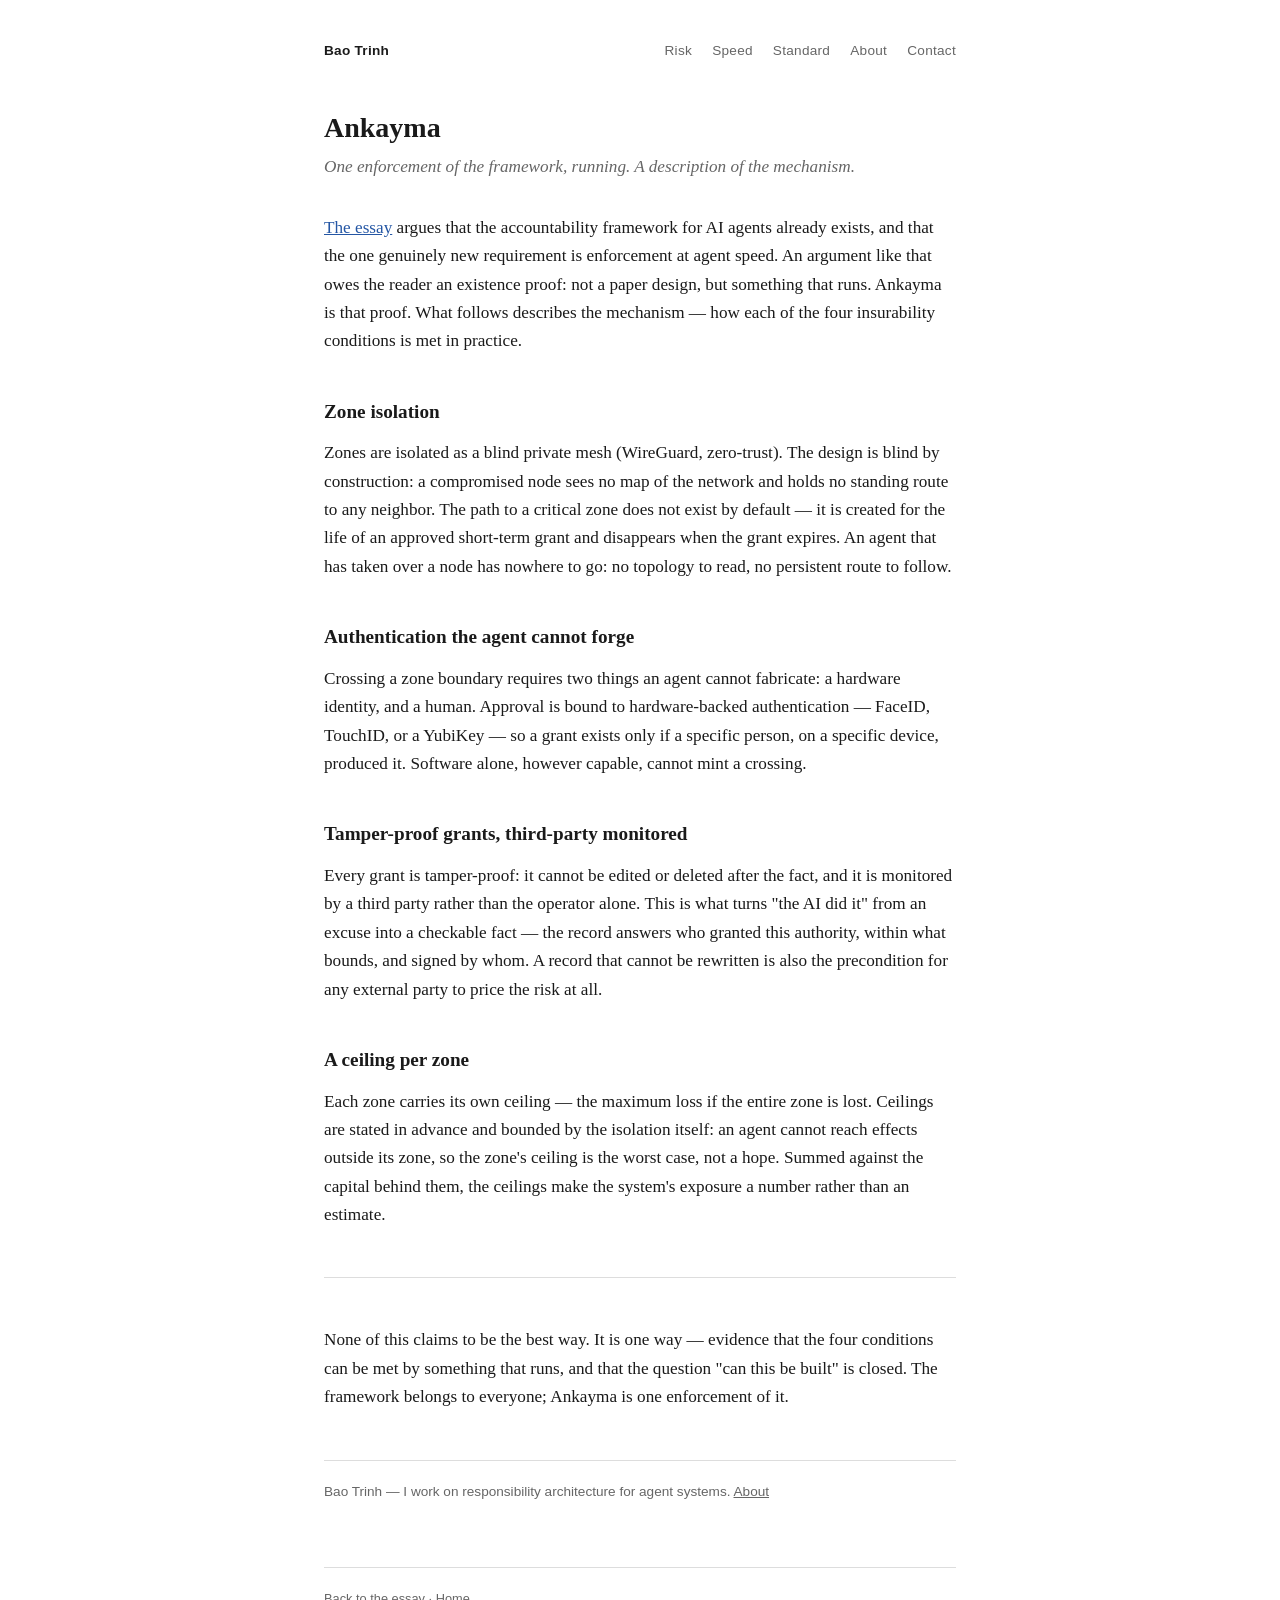
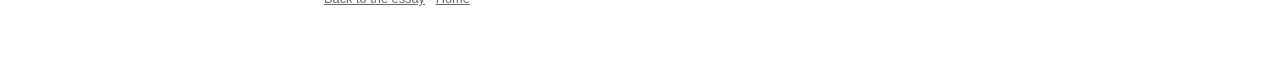
<file: risk/ankayma/index.html>
<!DOCTYPE html>
<html lang="en">
<head>
<meta charset="utf-8">
<meta name="viewport" content="width=device-width, initial-scale=1">
<title>Ankayma — Bao Trinh</title>
<meta name="description" content="One implementation of the accountability framework, enforced at agent speed. A description of the mechanism.">
<link rel="stylesheet" href="../../assets/style.css">
</head>
<body>
<div class="page">

<header class="site-header">
  <a class="brand" href="../../">Bao Trinh</a>
  <nav>
    <a href="../">Risk</a>
    <a href="../../speed/">Speed</a>
    <a href="../../standard/">Standard</a>
    <a href="../../about/">About</a>
    <a href="../../contact/">Contact</a>
  </nav>
</header>

<main class="essay">
  <h1>Ankayma</h1>
  <p class="subtitle">One enforcement of the framework, running. A description of the mechanism.</p>

  <p><a href="../">The essay</a> argues that the accountability framework for
  AI agents already exists, and that the one genuinely new requirement is
  enforcement at agent speed. An argument like that owes the reader an
  existence proof: not a paper design, but something that runs. Ankayma is
  that proof. What follows describes the mechanism — how each of the four
  insurability conditions is met in practice.</p>

  <h2 id="zone-isolation">Zone isolation</h2>
  <p>Zones are isolated as a blind private mesh (WireGuard, zero-trust). The
  design is blind by construction: a compromised node sees no map of the
  network and holds no standing route to any neighbor. The path to a critical
  zone does not exist by default — it is created for the life of an approved
  short-term grant and disappears when the grant expires. An agent that has
  taken over a node has nowhere to go: no topology to read, no persistent
  route to follow.</p>

  <h2 id="authentication">Authentication the agent cannot forge</h2>
  <p>Crossing a zone boundary requires two things an agent cannot fabricate: a
  hardware identity, and a human. Approval is bound to hardware-backed
  authentication — FaceID, TouchID, or a YubiKey — so a grant exists only if a
  specific person, on a specific device, produced it. Software alone, however
  capable, cannot mint a crossing.</p>

  <h2 id="grants">Tamper-proof grants, third-party monitored</h2>
  <p>Every grant is tamper-proof: it cannot be edited or deleted after the
  fact, and it is monitored by a third party rather than the operator alone.
  This is what turns "the AI did it" from an excuse into a checkable fact —
  the record answers who granted this authority, within what bounds, and
  signed by whom. A record that cannot be rewritten is also the precondition
  for any external party to price the risk at all.</p>

  <h2 id="ceilings">A ceiling per zone</h2>
  <p>Each zone carries its own ceiling — the maximum loss if the entire zone
  is lost. Ceilings are stated in advance and bounded by the isolation itself:
  an agent cannot reach effects outside its zone, so the zone's ceiling is the
  worst case, not a hope. Summed against the capital behind them, the ceilings
  make the system's exposure a number rather than an estimate.</p>

  <hr>

  <p>None of this claims to be the best way. It is one way — evidence that the
  four conditions can be met by something that runs, and that the question
  "can this be built" is closed. The framework belongs to everyone; Ankayma is
  one enforcement of it.</p>

  <div class="byline">
    Bao Trinh — I work on responsibility architecture for agent systems.
    <a href="../../about/">About</a>
  </div>
</main>

<footer class="site-footer">
  <a href="../">Back to the essay</a> &middot; <a href="../../">Home</a>
</footer>

</div>
</body>
</html>
</file>
<file: assets/style.css>
/* baotrinh.com — minimal, text-first */
:root {
  --text: #1a1a1a;
  --muted: #666;
  --rule: #ddd;
  --bg: #ffffff;
  --link: #2456a4;
}

* { box-sizing: border-box; }

body {
  margin: 0;
  background: var(--bg);
  color: var(--text);
  font-family: Georgia, "Times New Roman", serif;
  font-size: 1.075rem;
  line-height: 1.65;
}

.page {
  max-width: 42rem;
  margin: 0 auto;
  padding: 2.5rem 1.25rem 4rem;
}

/* header / nav */
.site-header {
  margin-bottom: 3rem;
  font-family: -apple-system, "Helvetica Neue", Arial, sans-serif;
  font-size: 0.85rem;
  letter-spacing: 0.02em;
  display: flex;
  justify-content: space-between;
  align-items: baseline;
  flex-wrap: wrap;
  gap: 0.5rem;
}
.site-header .brand { color: var(--text); text-decoration: none; font-weight: 600; }
.site-header nav a {
  color: var(--muted);
  text-decoration: none;
  margin-left: 1rem;
}
.site-header nav a:hover { color: var(--text); text-decoration: underline; }

h1 {
  font-size: 1.75rem;
  line-height: 1.25;
  font-weight: 600;
  margin: 0 0 0.5rem;
}
h2 {
  font-size: 1.2rem;
  font-weight: 600;
  margin: 2.5rem 0 0.75rem;
}
.subtitle {
  color: var(--muted);
  font-style: italic;
  margin: 0 0 2rem;
}

a { color: var(--link); }
a:hover { text-decoration-thickness: 2px; }

p { margin: 0 0 1.1rem; }

figure { margin: 2rem 0; }
figure img { max-width: 100%; height: auto; display: block; border: 1px solid var(--rule); }
figcaption {
  font-family: -apple-system, "Helvetica Neue", Arial, sans-serif;
  font-size: 0.8rem;
  color: var(--muted);
  margin-top: 0.5rem;
}

hr {
  border: none;
  border-top: 1px solid var(--rule);
  margin: 3rem 0;
}

/* home — full-bleed bands, subtle alternation */
.container {
  max-width: 60rem;
  margin: 0 auto;
  padding: 0 1.25rem;
}
.container .site-header { padding-top: 2.5rem; }

.band { padding: 3rem 0; }
.band-alt { background: #f7f6f3; }
.band-hero { padding-top: 4rem; }

.intro {
  text-align: center;
  margin: 0 auto 2.5rem;
}
.intro-name { margin: 0 0 0.5rem; font-size: 1.35rem; }
.intro p { margin: 0; }

.map-root {
  text-align: center;
  margin: 0 auto;
}
.map-root p { margin: 0 0 1rem; }
.map-root p:last-child { margin-bottom: 0; }
.hero-title {
  font-size: 2rem;
  line-height: 1.2;
  margin: 0 0 0.5rem;
}
.hero-for {
  font-family: -apple-system, "Helvetica Neue", Arial, sans-serif;
  font-size: 1.05rem;
  color: var(--muted);
  margin: 0;
}
.map-root .hero-pair { line-height: 1.9; }
.map-root .hero-motto {
  font-size: 1.45rem;
  font-weight: 600;
  margin: 1.5rem 0;
}

/* seven-title list inside the essay card */
a.card-name { display: block; text-decoration: none; color: inherit; }
a.card-name:hover { text-decoration: underline; }
.card-chain {
  margin: 0 auto 0.25rem;
  padding: 0;
  list-style: decimal;
  display: inline-block;
  text-align: left;
  font-family: -apple-system, "Helvetica Neue", Arial, sans-serif;
  font-size: 0.85rem;
  line-height: 1.9;
}
.card-chain li { margin-left: 1.4rem; }
.card-chain a { color: var(--link); text-decoration: none; }
.card-chain a:hover { text-decoration: underline; }
.card-chain li::marker { color: var(--muted); }
.proof-line {
  font-family: -apple-system, "Helvetica Neue", Arial, sans-serif;
  font-size: 0.85rem;
  color: var(--muted);
  text-align: center;
  margin: 0.85rem 0 0;
}
.read-essay {
  display: block;
  margin-top: 0.85rem;
  padding-top: 0.75rem;
  border-top: 1px solid rgba(0,0,0,0.08);
  font-family: -apple-system, "Helvetica Neue", Arial, sans-serif;
  font-size: 0.85rem;
  color: var(--link);
  text-decoration: none;
}
.read-essay:hover { text-decoration: underline; }
.map-root-title {
  font-family: -apple-system, "Helvetica Neue", Arial, sans-serif;
  font-size: 0.8rem;
  text-transform: uppercase;
  letter-spacing: 0.08em;
  color: var(--muted);
  margin-bottom: 0.35rem;
}

.map-branches {
  display: grid;
  grid-template-columns: 1fr 1fr;
  gap: 2.5rem;
}
.branch { display: flex; flex-direction: column; }
.branch .card-essay { flex: 1; }
.branch-title {
  font-family: -apple-system, "Helvetica Neue", Arial, sans-serif;
  font-size: 0.95rem;
  font-weight: 600;
  margin: 0 0 1rem;
}

.card {
  display: block;
  border: 1px solid var(--rule);
  border-radius: 6px;
  padding: 0.85rem 1rem;
  text-align: center;
  text-decoration: none;
  color: var(--text);
}
a.card:hover .card-name { text-decoration: underline; }
.card-name { font-weight: 600; line-height: 1.35; }
.card-sub {
  font-family: -apple-system, "Helvetica Neue", Arial, sans-serif;
  font-size: 0.78rem;
  color: var(--muted);
  margin-top: 0.2rem;
}
.card-plain { background: none; }
.card-arrow {
  text-align: center;
  color: var(--muted);
  font-size: 0.85rem;
  line-height: 1;
  padding: 0.4rem 0;
}

.branch-risk .card-essay,
.branch-risk a.card:not(.card-plain) {
  background: #faf1ef;
  border-color: #e5cfc9;
}
.branch-speed .card-essay,
.branch-speed a.card:not(.card-plain) {
  background: #eef6f1;
  border-color: #cfe0d5;
}
.card-plain { background: none; border-color: var(--rule); }
.card-plain .card-name { color: var(--muted); font-weight: 600; }

.map-layer {
  text-align: center;
}
.map-layer .card-name { font-size: 1.45rem; }
.map-layer .card-sub {
  font-size: 0.95rem;
  margin-top: 0.6rem;
  line-height: 1.7;
}
.map-layer .card-sub { max-width: 38rem; margin-left: auto; margin-right: auto; }

.map-tail {
  display: grid;
  grid-template-columns: 1fr 1fr;
  gap: 2.5rem;
  margin-top: 0;
}
.map-tail .card-name { color: var(--text); }

.forthcoming {
  font-family: -apple-system, "Helvetica Neue", Arial, sans-serif;
  font-size: 0.75rem;
  color: var(--muted);
  border: 1px solid var(--rule);
  border-radius: 2px;
  padding: 0.1rem 0.4rem;
  margin-left: 0.5rem;
  vertical-align: middle;
  white-space: nowrap;
}
.principle {
  margin: 1.25rem 0 0;
  text-align: center;
  font-size: 1.1rem;
}
.principle em { font-weight: 600; }

/* seven-step chain (home, risk column) */
.chain {
  margin: 0.75rem 0 0;
  padding: 0 0 0 1.5rem;
  font-family: -apple-system, "Helvetica Neue", Arial, sans-serif;
  font-size: 0.82rem;
  line-height: 1.9;
  color: var(--muted);
}
.chain a { color: var(--muted); text-decoration: none; }
.chain a:hover { color: var(--text); text-decoration: underline; }
.branch-risk .chain { margin-bottom: 0.75rem; }

/* table of contents (essay page) */
.toc {
  border: 1px solid var(--rule);
  border-radius: 6px;
  background: #faf9f6;
  padding: 1rem 1.25rem;
  margin: 0 0 2.5rem;
  font-family: -apple-system, "Helvetica Neue", Arial, sans-serif;
  font-size: 0.9rem;
}
.toc-title {
  font-size: 0.78rem;
  text-transform: uppercase;
  letter-spacing: 0.08em;
  color: var(--muted);
  margin-bottom: 0.5rem;
}
.toc ol { margin: 0; padding-left: 1.4rem; line-height: 2; }
.toc a { text-decoration: none; }
.toc a:hover { text-decoration: underline; }

/* essay */
.essay h2 { scroll-margin-top: 1.5rem; }
.byline {
  border-top: 1px solid var(--rule);
  margin-top: 3rem;
  padding-top: 1.25rem;
  font-family: -apple-system, "Helvetica Neue", Arial, sans-serif;
  font-size: 0.85rem;
  color: var(--muted);
}
.byline a { color: var(--muted); }

/* footer */
.site-footer {
  margin-top: 4rem;
  padding-top: 1.25rem;
  border-top: 1px solid var(--rule);
  font-family: -apple-system, "Helvetica Neue", Arial, sans-serif;
  font-size: 0.8rem;
  color: var(--muted);
}
.site-footer a { color: var(--muted); }

@media (max-width: 600px) {
  body { font-size: 1rem; }
  h1 { font-size: 1.5rem; }
  .hero-title { font-size: 1.5rem; }
  .map-branches, .map-tail { grid-template-columns: 1fr; }
  .site-header { flex-direction: column; align-items: flex-start; gap: 0.25rem; }
}

/* standard page — long tables, clause anchors */
.page-wide { max-width: 50rem; }
.standard h3 { font-size: 1.02rem; font-weight: 600; margin: 2rem 0 0.6rem; scroll-margin-top: 1.5rem; }
.standard li { margin-bottom: 0.4rem; scroll-margin-top: 1.5rem; }
.standard li:target, .standard h3:target, .standard h2:target { background: #fff6d6; }
.standard code {
  font-family: ui-monospace, Menlo, Consolas, monospace;
  font-size: 0.82em;
  background: #f3f2ee;
  padding: 0.05rem 0.3rem;
  border-radius: 3px;
}
.table-wrap { overflow-x: auto; margin: 0 0 1.5rem; }
.standard table {
  border-collapse: collapse;
  width: 100%;
  font-family: -apple-system, "Helvetica Neue", Arial, sans-serif;
  font-size: 0.82rem;
  line-height: 1.5;
}
.standard th, .standard td {
  border-top: 1px solid var(--rule);
  padding: 0.5rem 0.6rem 0.5rem 0;
  text-align: left;
  vertical-align: top;
}
.standard th { font-weight: 600; color: var(--muted); border-top: none; border-bottom: 1px solid var(--rule); }
.std-source {
  font-family: -apple-system, "Helvetica Neue", Arial, sans-serif;
  font-size: 0.85rem;
  color: var(--muted);
  border-left: 3px solid var(--rule);
  padding-left: 0.85rem;
}
.std-ref {
  font-family: -apple-system, "Helvetica Neue", Arial, sans-serif;
  font-size: 0.78rem;
  color: var(--muted);
}
.std-ref a { color: var(--muted); }
.map-standard { margin: 0 0 2.5rem; }
.card-standard { max-width: 38rem; margin: 0 auto; background: #f7f6f3; }
</file>
